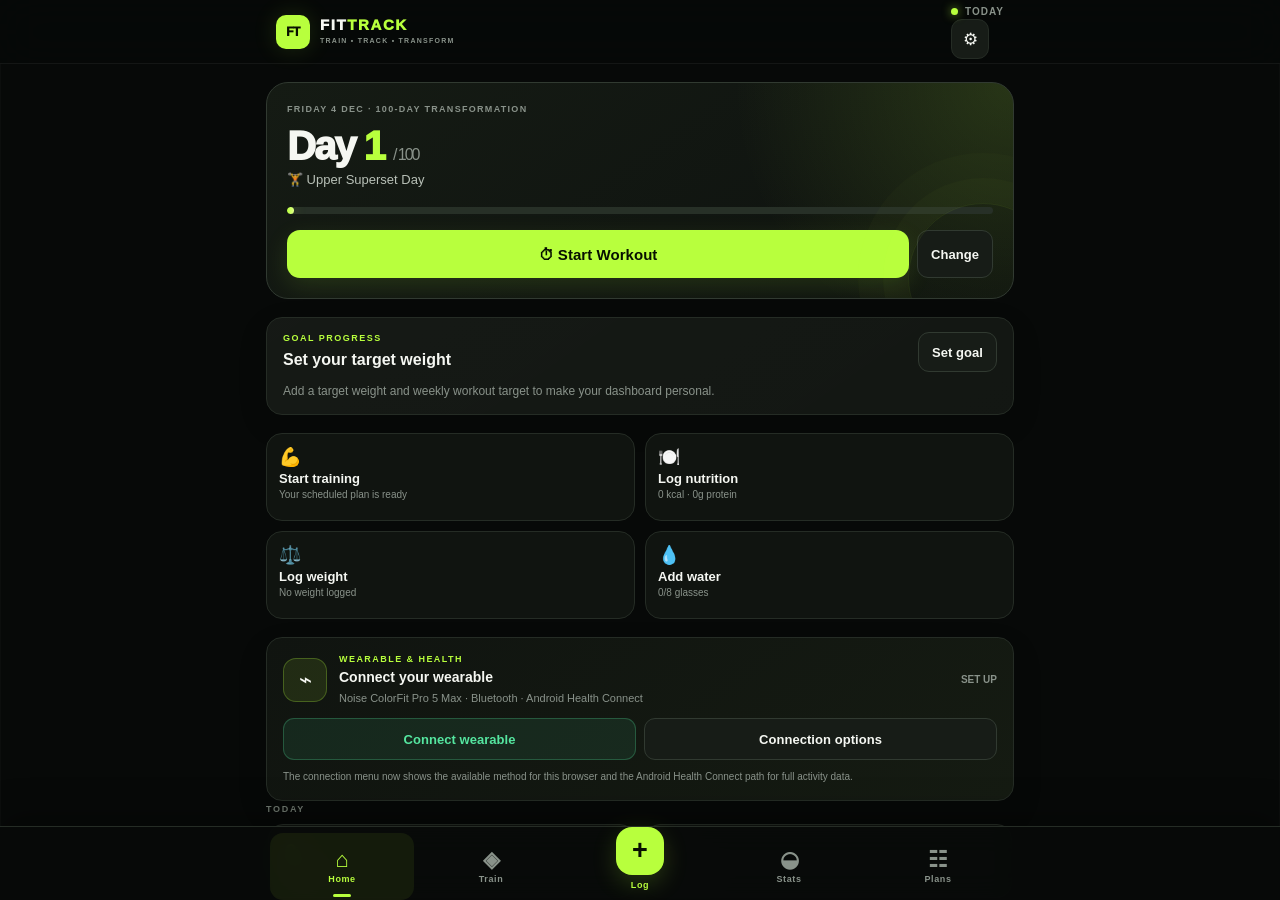
<file: index.html>
<!DOCTYPE html>
<html lang="en">
<head>
<meta charset="UTF-8">
<meta name="viewport" content="width=device-width,initial-scale=1,viewport-fit=cover">
<meta name="theme-color" content="#0d0d0d">
<meta name="apple-mobile-web-app-capable" content="yes">
<meta name="apple-mobile-web-app-status-bar-style" content="black-translucent">
<meta name="apple-mobile-web-app-title" content="FitTrack Pro">
<meta name="description" content="Offline-first workout, nutrition and fitness tracking PWA.">
<title>FitTrack Pro</title>
<link rel="manifest" href="manifest.json">
<link rel="icon" href="icon.svg" type="image/svg+xml">
<link rel="apple-touch-icon" href="icon-192.png">
<link rel="stylesheet" href="styles.css">
</head>
<body>
<div id="app" data-app-version="18">
  <div id="session-bar" role="status" aria-live="polite">
    <div class="sb-blk"><div class="sb-lbl">Time</div><div class="sb-val" id="sb-time" style="color:var(--accent)">00:00</div></div>
    <div class="sb-mid"><div class="sb-prog-bar"><div class="sb-prog-fill" id="sb-prog" style="width:0%"></div></div><div class="sb-prog-lbl" id="sb-prog-lbl">0/0 sets</div></div>
    <div class="sb-blk"><div class="sb-lbl">Burned</div><div class="sb-val" id="sb-burn" style="color:var(--red)">0</div></div>
    <button class="sb-nav-btn" onclick="go('workout')">→ Workout</button>
  </div>

  <div id="rest-bar" role="status" aria-live="assertive">
    <div class="rb-ring" onclick="openRestOverlay()">
      <svg viewBox="0 0 60 60" aria-hidden="true">
        <circle cx="30" cy="30" r="24" fill="none" stroke="var(--faint)" stroke-width="5"/>
        <circle id="rb-ring" cx="30" cy="30" r="24" fill="none" stroke="var(--accent)" stroke-width="5" stroke-dasharray="150.8" stroke-dashoffset="0" stroke-linecap="round" transform="rotate(-90 30 30)"/>
      </svg>
      <div class="rb-center"><span class="rb-count" id="rb-count">01:30</span><span class="rb-label">REST</span></div>
    </div>
    <div class="rb-info" onclick="openRestOverlay()"><div class="rb-title" id="rb-title">Rest Timer</div><div class="rb-sub">Tap to expand</div></div>
    <div class="rb-btns" onclick="event.stopPropagation()"><div class="rb-row"><button class="rb-btn" onclick="adjustRest(-15)">−15</button><button class="rb-btn" onclick="startRest(60)">60s</button><button class="rb-btn" onclick="startRest(90)">90s</button><button class="rb-btn" onclick="adjustRest(15)">+15</button></div><button class="rb-skip" onclick="skipRest()">Skip Rest →</button></div>
  </div>

  <header id="app-header">
    <div class="brand-lockup"><div class="brand-mark">FT</div><div><div class="brand-name">FIT<span>TRACK</span></div><div class="brand-tag">TRAIN • TRACK • TRANSFORM</div></div></div>
    <div class="header-actions"><div class="header-status"><span class="status-dot"></span><span>Today</span></div><button id="settings-btn" class="header-icon" type="button" aria-label="Open settings" title="Settings">⚙</button></div>
  </header>
  <main id="scroll" aria-live="polite" tabindex="-1"></main>

  <nav id="nav" aria-label="Primary navigation">
    <button class="nb on" data-p="home" onclick="go('home')"><i aria-hidden="true">⌂</i><span>Home</span></button>
    <button class="nb" data-p="workout" onclick="go('workout')"><i aria-hidden="true">◈</i><span>Train</span></button>
    <button class="nb nav-primary" data-p="food" onclick="go('food')"><i aria-hidden="true">+</i><span>Log</span></button>
    <button class="nb" data-p="dashboard" onclick="go('dashboard')"><i aria-hidden="true">◒</i><span>Stats</span></button>
    <button class="nb" data-p="plans" onclick="go('plans')"><i aria-hidden="true">☷</i><span>Plans</span></button>
  </nav>
</div>

<div id="rest-overlay" onclick="closeRestOverlay()" role="dialog" aria-modal="true" aria-label="Rest timer">
  <div class="rov-ring"><svg viewBox="0 0 320 320" aria-hidden="true"><circle cx="160" cy="160" r="132" fill="none" stroke="rgba(255,255,255,.08)" stroke-width="14"/><circle id="rov-ring" cx="160" cy="160" r="132" fill="none" stroke="var(--accent)" stroke-width="14" stroke-dasharray="829.4" stroke-dashoffset="0" stroke-linecap="round" transform="rotate(-90 160 160)"/></svg><div class="rov-center"><div class="rov-count" id="rov-count">01:30</div><div class="rov-label">REST · tap outside to close</div></div></div>
  <div class="rov-btns" onclick="event.stopPropagation()"><button class="rov-btn" onclick="adjustRest(-15)">−15 sec</button><button class="rov-btn" onclick="adjustRest(15)">+15 sec</button><button class="rov-btn" onclick="startRest(60);closeRestOverlay()">60s</button><button class="rov-btn" onclick="startRest(90);closeRestOverlay()">90s</button><button class="rov-btn" onclick="startRest(120);closeRestOverlay()">2 min</button><button class="rov-btn" onclick="startRest(180);closeRestOverlay()">3 min</button></div>
  <button class="rov-skip" onclick="skipRest();closeRestOverlay()">Skip Rest →</button>
</div>
<div id="summary-overlay"><div class="sum-inner" id="sum-inner"></div></div>
<div id="modal-root"></div>
<div id="toast" role="status" aria-live="polite"></div>
<script src="js/core/runtime.js" defer></script>
<script src="js/data/catalog.js" defer></script>
<script src="js/exercises/library.js" defer></script>
<script src="js/core/storage.js" defer></script>
<script src="js/analytics/metrics.js" defer></script>
<script src="js/workout/engine.js" defer></script>
<script src="js/nutrition/engine.js" defer></script>
<script src="js/workout/intelligence.js" defer></script>
<script src="js/wearables/protocol.js" defer></script>
<script src="app.js" defer></script>
</body>
</html>
</file>
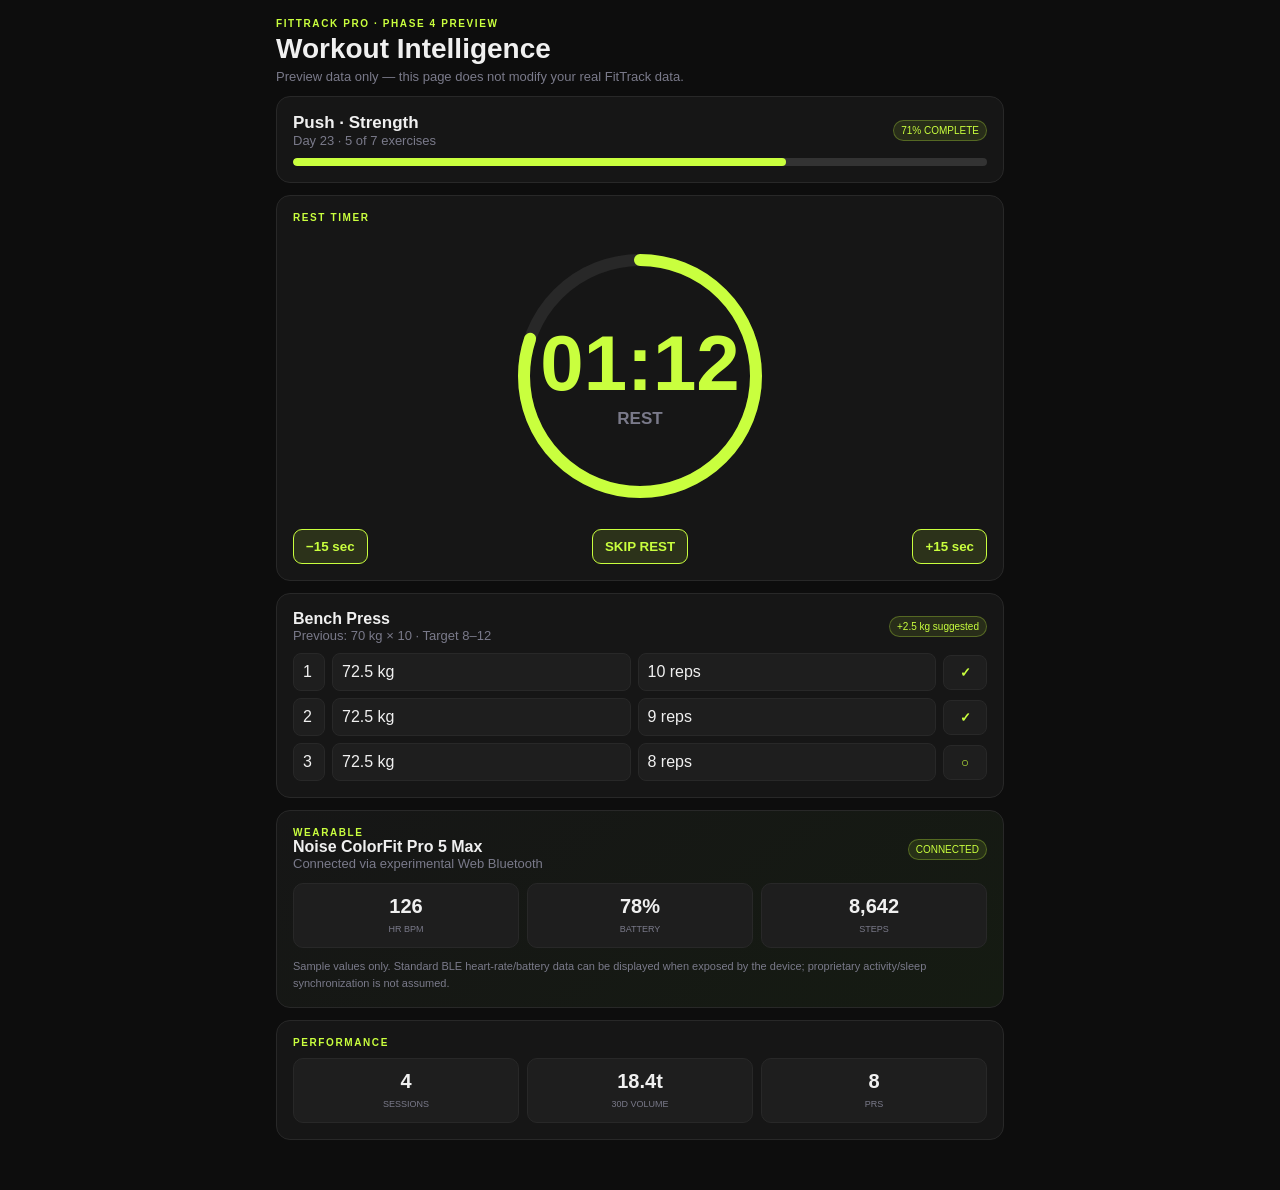
<file: FitTrack-Pro-Phase4-Preview.html>
<!DOCTYPE html>
<html lang="en"><head><meta charset="UTF-8"><meta name="viewport" content="width=device-width,initial-scale=1"><title>FitTrack Pro Phase 4 Preview</title>
<style>
*{box-sizing:border-box}body{margin:0;background:#0d0d0d;color:#f0f0f0;font-family:-apple-system,BlinkMacSystemFont,"Segoe UI",sans-serif}.wrap{max-width:760px;margin:auto;padding:18px 16px 50px}.eyebrow{font-size:10px;letter-spacing:1.6px;color:#c9ff3e;font-weight:800}.h{font-size:28px;font-weight:900;margin:4px 0}.sub{color:#7a7a8a;font-size:13px}.card{background:#161616;border:1px solid #282828;border-radius:14px;padding:16px;margin-top:12px}.row{display:flex;align-items:center;justify-content:space-between;gap:12px}.btn{border:1px solid #c9ff3e;background:rgba(201,255,62,.12);color:#c9ff3e;border-radius:9px;padding:9px 12px;font-weight:800}.grid{display:grid;grid-template-columns:repeat(3,1fr);gap:8px}.metric{background:#1e1e1e;border:1px solid #282828;border-radius:10px;padding:11px;text-align:center}.metric b{font-size:20px;display:block}.metric span{font-size:9px;color:#7a7a8a;text-transform:uppercase}.bar{height:8px;background:#333;border-radius:9px;overflow:hidden;margin-top:10px}.bar i{display:block;height:100%;background:#c9ff3e;border-radius:9px}.timer{display:flex;justify-content:center;margin:10px 0}.ring{position:relative;width:286px;height:286px}.ring svg{width:286px;height:286px;transform:rotate(-90deg)}.ring circle{fill:none;stroke-width:12}.ring .bg{stroke:#282828}.ring .fg{stroke:#c9ff3e;stroke-dasharray:729;stroke-dashoffset:145;stroke-linecap:round}.center{position:absolute;inset:0;display:flex;flex-direction:column;align-items:center;justify-content:center}.time{font-size:78px;font-weight:900;line-height:1;font-variant-numeric:tabular-nums;color:#c9ff3e}.label{font-size:17px;color:#7a7a8a;font-weight:700;margin-top:7px}.sets{display:grid;gap:7px;margin-top:10px}.set{display:grid;grid-template-columns:32px 1fr 1fr 44px;gap:7px;align-items:center}.set div,.set button{background:#1e1e1e;border:1px solid #282828;border-radius:8px;padding:9px}.set button{color:#c9ff3e;font-weight:900}.pill{font-size:10px;color:#c9ff3e;background:rgba(201,255,62,.1);border:1px solid rgba(201,255,62,.28);padding:4px 7px;border-radius:99px}.note{font-size:11px;color:#7a7a8a;line-height:1.5;margin-top:10px}.wear{background:linear-gradient(145deg,#161616,#151b12)}@media(max-width:500px){.grid{grid-template-columns:1fr 1fr}.time{font-size:68px}.ring{width:248px;height:248px}.ring svg{width:248px;height:248px}.set{grid-template-columns:26px 1fr 1fr 40px}}
</style></head><body><main class="wrap">
<div class="eyebrow">FITTRACK PRO · PHASE 4 PREVIEW</div><div class="h">Workout Intelligence</div><div class="sub">Preview data only — this page does not modify your real FitTrack data.</div>
<section class="card"><div class="row"><div><div style="font-weight:900;font-size:17px">Push · Strength</div><div class="sub">Day 23 · 5 of 7 exercises</div></div><span class="pill">71% COMPLETE</span></div><div class="bar"><i style="width:71%"></i></div></section>
<section class="card"><div class="eyebrow">REST TIMER</div><div class="timer"><div class="ring"><svg viewBox="0 0 286 286"><circle class="bg" cx="143" cy="143" r="116"/><circle class="fg" cx="143" cy="143" r="116"/></svg><div class="center"><div class="time">01:12</div><div class="label">REST</div></div></div></div><div class="row"><button class="btn">−15 sec</button><button class="btn">SKIP REST</button><button class="btn">+15 sec</button></div></section>
<section class="card"><div class="row"><div><div style="font-weight:900;font-size:16px">Bench Press</div><div class="sub">Previous: 70 kg × 10 · Target 8–12</div></div><span class="pill">+2.5 kg suggested</span></div><div class="sets"><div class="set"><div>1</div><div>72.5 kg</div><div>10 reps</div><button>✓</button></div><div class="set"><div>2</div><div>72.5 kg</div><div>9 reps</div><button>✓</button></div><div class="set"><div>3</div><div>72.5 kg</div><div>8 reps</div><button>○</button></div></div></section>
<section class="card wear"><div class="row"><div><div class="eyebrow">WEARABLE</div><div style="font-weight:900;font-size:16px">Noise ColorFit Pro 5 Max</div><div class="sub">Connected via experimental Web Bluetooth</div></div><span class="pill">CONNECTED</span></div><div class="grid" style="margin-top:12px"><div class="metric"><b>126</b><span>HR bpm</span></div><div class="metric"><b>78%</b><span>Battery</span></div><div class="metric"><b>8,642</b><span>Steps</span></div></div><div class="note">Sample values only. Standard BLE heart-rate/battery data can be displayed when exposed by the device; proprietary activity/sleep synchronization is not assumed.</div></section>
<section class="card"><div class="eyebrow">PERFORMANCE</div><div class="grid" style="margin-top:10px"><div class="metric"><b>4</b><span>Sessions</span></div><div class="metric"><b>18.4t</b><span>30d Volume</span></div><div class="metric"><b>8</b><span>PRs</span></div></div></section>
</main></body></html>
</file>
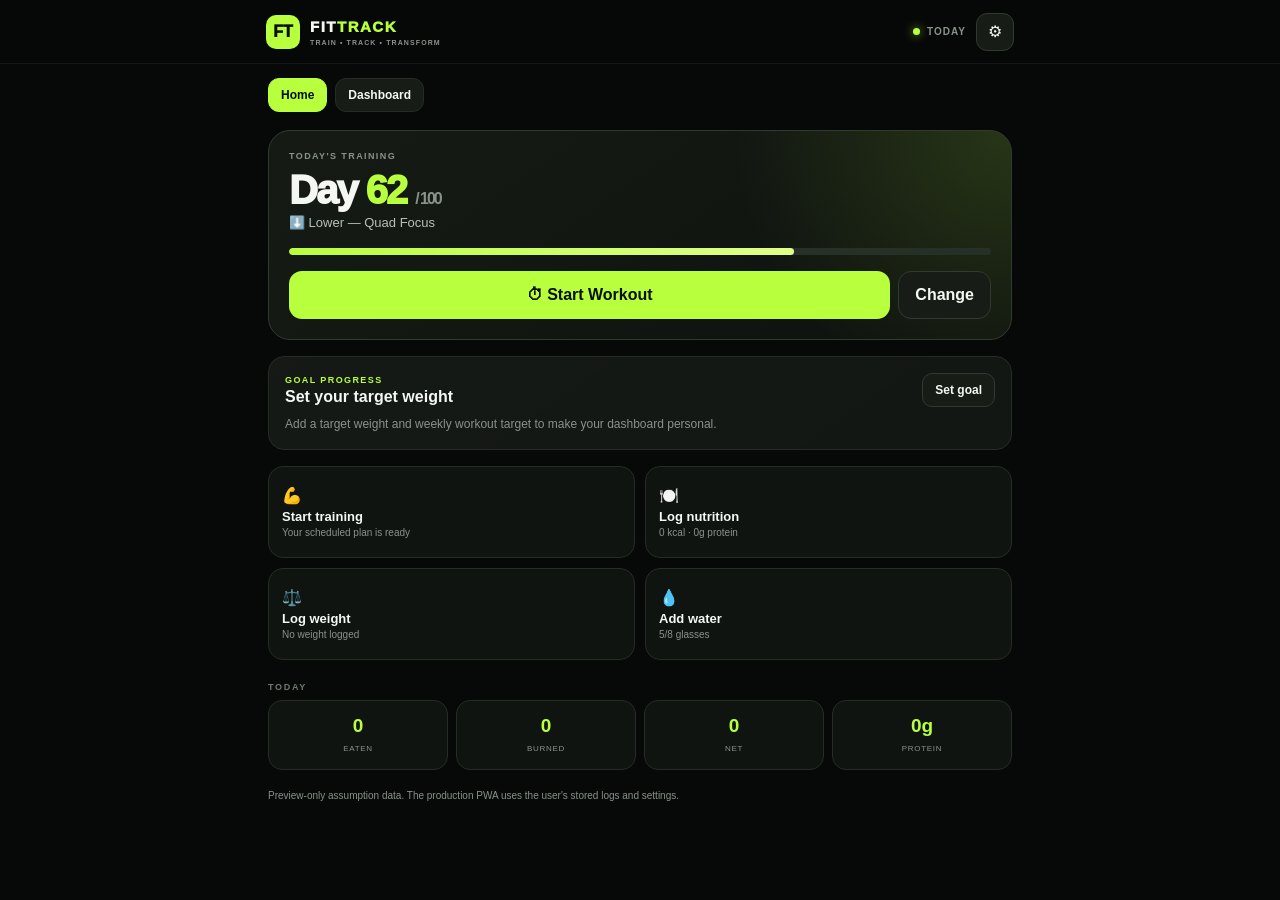
<file: FitTrack-Pro-v10-Preview.html>
<!doctype html>
<html lang="en">
<head>
<meta charset="utf-8">
<meta name="viewport" content="width=device-width,initial-scale=1,viewport-fit=cover">
<title>FitTrack Pro v10 Preview</title>
<style>
:root{--bg:#070908;--card:#101410;--card2:#171c17;--line:#252c25;--line2:#313a31;--accent:#b8ff3d;--sub:#89928a;--faint:#465046;--red:#ff6b67;--blue:#59c9ff;--green:#55e6a0;--orange:#ffb25b;--purple:#b996ff;--header:64px;--nav:74px;--pad:18px;--gap:16px;--max:780px}
*{box-sizing:border-box}html,body{margin:0;height:100%;overflow:hidden;background:var(--bg);color:#f5f7f2;font-family:-apple-system,BlinkMacSystemFont,"Segoe UI",Roboto,sans-serif}button{font:inherit;color:inherit;cursor:pointer}#app{height:100%;position:relative}.header{height:var(--header);position:fixed;left:0;right:0;top:0;z-index:10;display:flex;align-items:center;justify-content:space-between;padding:0 max(16px,calc((100vw - var(--max))/2 + 16px));background:rgba(7,9,8,.97);border-bottom:1px solid rgba(255,255,255,.06);backdrop-filter:blur(18px)}.brand{display:flex;gap:10px;align-items:center}.mark{width:34px;height:34px;border-radius:10px;display:grid;place-items:center;background:var(--accent);color:#071000;font-weight:950}.name{font-size:15px;font-weight:950;letter-spacing:1.5px}.name span{color:var(--accent)}.tag{font-size:7px;color:var(--sub);font-weight:800;letter-spacing:1.1px;margin-top:4px}.today{display:flex;gap:7px;align-items:center;text-transform:uppercase;font-size:10px;letter-spacing:1px;font-weight:800;color:var(--sub)}.dot{width:7px;height:7px;border-radius:50%;background:var(--accent);box-shadow:0 0 10px rgba(184,255,61,.65)}.gear{width:38px;height:38px;margin-left:10px;border-radius:11px;background:var(--card2);border:1px solid var(--line2)}
.scroll{position:absolute;top:var(--header);bottom:calc(var(--nav));left:0;right:0;overflow:auto}.page{max-width:var(--max);margin:0 auto;padding:0 0 28px}.toolbar{display:flex;gap:8px;padding:14px var(--pad) 0}.toolbar button{border:1px solid var(--line);background:var(--card2);border-radius:11px;padding:9px 12px;font-size:12px;font-weight:800}.toolbar button.active{background:var(--accent);color:#071000;border-color:var(--accent)}.hero{margin:18px var(--pad) 0;padding:20px;border:1px solid var(--line2);border-radius:22px;background:radial-gradient(circle at 100% 0,rgba(184,255,61,.14),transparent 36%),linear-gradient(145deg,#151b14,#0e120f)}.kicker{font-size:9px;font-weight:900;letter-spacing:1.4px;text-transform:uppercase;color:var(--sub)}.day{font-size:40px;font-weight:950;letter-spacing:-2px;line-height:1;margin-top:9px}.hero-sub{font-size:13px;color:#b8c0b7;margin:5px 0 18px}.progress{height:7px;background:#273027;border-radius:99px;overflow:hidden;margin-bottom:16px}.progress i{display:block;height:100%;width:72%;background:linear-gradient(90deg,var(--accent),#dfff8a);border-radius:inherit}.actions{display:flex;gap:8px}.primary,.secondary{min-height:48px;border-radius:13px;border:1px solid transparent;font-weight:900}.primary{flex:1;background:var(--accent);color:#071000}.secondary{padding:0 16px;background:var(--card2);border-color:var(--line2)}.card{margin:var(--gap) var(--pad) 0;padding:16px;background:linear-gradient(145deg,rgba(255,255,255,.025),rgba(255,255,255,.01)),var(--card);border:1px solid var(--line);border-radius:16px}.goal-head{display:flex;justify-content:space-between;gap:12px;align-items:center}.goal-title{font-size:16px;font-weight:900;margin-top:3px}.goal-btn{border:1px solid var(--line2);background:var(--card2);border-radius:10px;padding:9px 12px;font-weight:800;font-size:12px}.muted{font-size:12px;color:var(--sub);line-height:1.5}.quick{display:grid;grid-template-columns:1fr 1fr;gap:10px;margin:var(--gap) var(--pad) 0}.quick-card{min-height:92px;text-align:left;padding:13px;border:1px solid var(--line);background:var(--card);border-radius:15px}.quick-card strong{display:block;font-size:13px;margin-top:4px}.quick-card small{display:block;font-size:10px;color:var(--sub);margin-top:3px}.section{padding:22px var(--pad) 8px;font-size:9px;font-weight:900;letter-spacing:1.7px;color:#6f786f;text-transform:uppercase}.metric-row{display:grid;grid-template-columns:repeat(4,1fr);gap:8px;padding:0 var(--pad)}.metric{background:var(--card);border:1px solid var(--line);border-radius:14px;padding:14px 8px;text-align:center}.metric b{display:block;font-size:19px;color:var(--accent)}.metric span{font-size:8px;color:var(--sub);letter-spacing:.7px;text-transform:uppercase}.score{margin:18px var(--pad) 0;padding:16px;border-radius:16px;border:1px solid var(--line);background:radial-gradient(circle at 100% 0,rgba(184,255,61,.13),transparent 42%),var(--card)}.score-head{display:flex;align-items:center;justify-content:space-between;gap:12px}.score-value{font-size:34px;font-weight:950;color:var(--accent)}.score-bar{height:8px;background:var(--faint);border-radius:999px;margin-top:14px;overflow:hidden}.score-bar i{display:block;height:100%;width:82%;background:var(--accent)}.score-meta{display:flex;justify-content:space-between;gap:10px;margin-top:8px;color:var(--sub);font-size:10px}.chart{height:120px;display:flex;align-items:flex-end;gap:7px;padding:16px}.chart span{flex:1;background:var(--accent);opacity:.82;border-radius:5px 5px 2px 2px}.footer-note{padding:18px var(--pad);font-size:10px;color:var(--sub);line-height:1.5}
@media(max-width:560px){:root{--pad:14px}.metric-row{grid-template-columns:1fr 1fr}.header{padding:0 14px}.quick{gap:9px}.day{font-size:36px}}
</style>
</head>
<body><div id="app">
<header class="header"><div class="brand"><div class="mark">FT</div><div><div class="name">FIT<span>TRACK</span></div><div class="tag">TRAIN • TRACK • TRANSFORM</div></div></div><div style="display:flex;align-items:center"><div class="today"><span class="dot"></span>Today</div><button class="gear">⚙</button></div></header>
<div class="scroll"><main class="page">
  <div class="toolbar"><button class="active" onclick="show('home',this)">Home</button><button onclick="show('dashboard',this)">Dashboard</button></div>
  <section id="home">
    <div class="hero"><div class="kicker">TODAY'S TRAINING</div><div class="day">Day <span style="color:var(--accent)">62</span> <span style="font-size:16px;color:var(--sub);font-weight:700">/ 100</span></div><div class="hero-sub">⬇️ Lower — Quad Focus</div><div class="progress"><i></i></div><div class="actions"><button class="primary">⏱ Start Workout</button><button class="secondary">Change</button></div></div>
    <section class="card"><div class="goal-head"><div><div class="kicker" style="color:var(--accent)">GOAL PROGRESS</div><div class="goal-title">Set your target weight</div></div><button class="goal-btn">Set goal</button></div><div class="muted" style="margin-top:8px">Add a target weight and weekly workout target to make your dashboard personal.</div></section>
    <div class="quick"><button class="quick-card">💪<strong>Start training</strong><small>Your scheduled plan is ready</small></button><button class="quick-card">🍽️<strong>Log nutrition</strong><small>0 kcal · 0g protein</small></button><button class="quick-card">⚖️<strong>Log weight</strong><small>No weight logged</small></button><button class="quick-card">💧<strong>Add water</strong><small>5/8 glasses</small></button></div>
    <div class="section">Today</div><div class="metric-row"><div class="metric"><b>0</b><span>Eaten</span></div><div class="metric"><b>0</b><span>Burned</span></div><div class="metric"><b>0</b><span>Net</span></div><div class="metric"><b>0g</b><span>Protein</span></div></div>
    <div class="footer-note">Preview-only assumption data. The production PWA uses the user's stored logs and settings.</div>
  </section>
  <section id="dashboard" style="display:none">
    <div class="score"><div class="score-head"><div><div class="kicker" style="color:var(--accent)">7-DAY TRAINING SCORE</div><div style="font-size:18px;font-weight:900;margin-top:2px">Consistency snapshot</div></div><div class="score-value">82<span style="font-size:15px;color:var(--sub)">/100</span></div></div><div class="score-bar"><i></i></div><div class="score-meta"><span>4/5 workouts</span><span>6/7 protein · 5/7 water</span></div></div>
    <div class="section">Overview</div><div class="metric-row"><div class="metric"><b>34</b><span>Sessions</span></div><div class="metric"><b>9</b><span>Streak</span></div><div class="metric"><b>8</b><span>PRs</span></div><div class="metric"><b>18.4t</b><span>Volume</span></div></div>
    <div class="section">Weekly Volume</div><div class="card" style="padding:0"><div class="chart"><span style="height:38%"></span><span style="height:55%"></span><span style="height:44%"></span><span style="height:72%"></span><span style="height:64%"></span><span style="height:84%"></span><span style="height:58%"></span></div></div>
    <div class="section">7-Day Snapshot</div><div class="metric-row"><div class="metric"><b>4</b><span>Workouts</span></div><div class="metric"><b>18.4t</b><span>Volume</span></div><div class="metric"><b>126</b><span>Live HR</span></div><div class="metric"><b>78%</b><span>Battery</span></div></div>
    <div class="footer-note">The v10 shell keeps the header in its own viewport band, so dashboard content cannot scroll underneath it. Scorecard and section gaps are intentionally larger and consistent.</div>
  </section>
</main></div></div>
<script>function show(which,btn){document.getElementById('home').style.display=which==='home'?'block':'none';document.getElementById('dashboard').style.display=which==='dashboard'?'block':'none';document.querySelectorAll('.toolbar button').forEach(b=>b.classList.remove('active'));btn.classList.add('active')}</script>
</body></html>
</file>
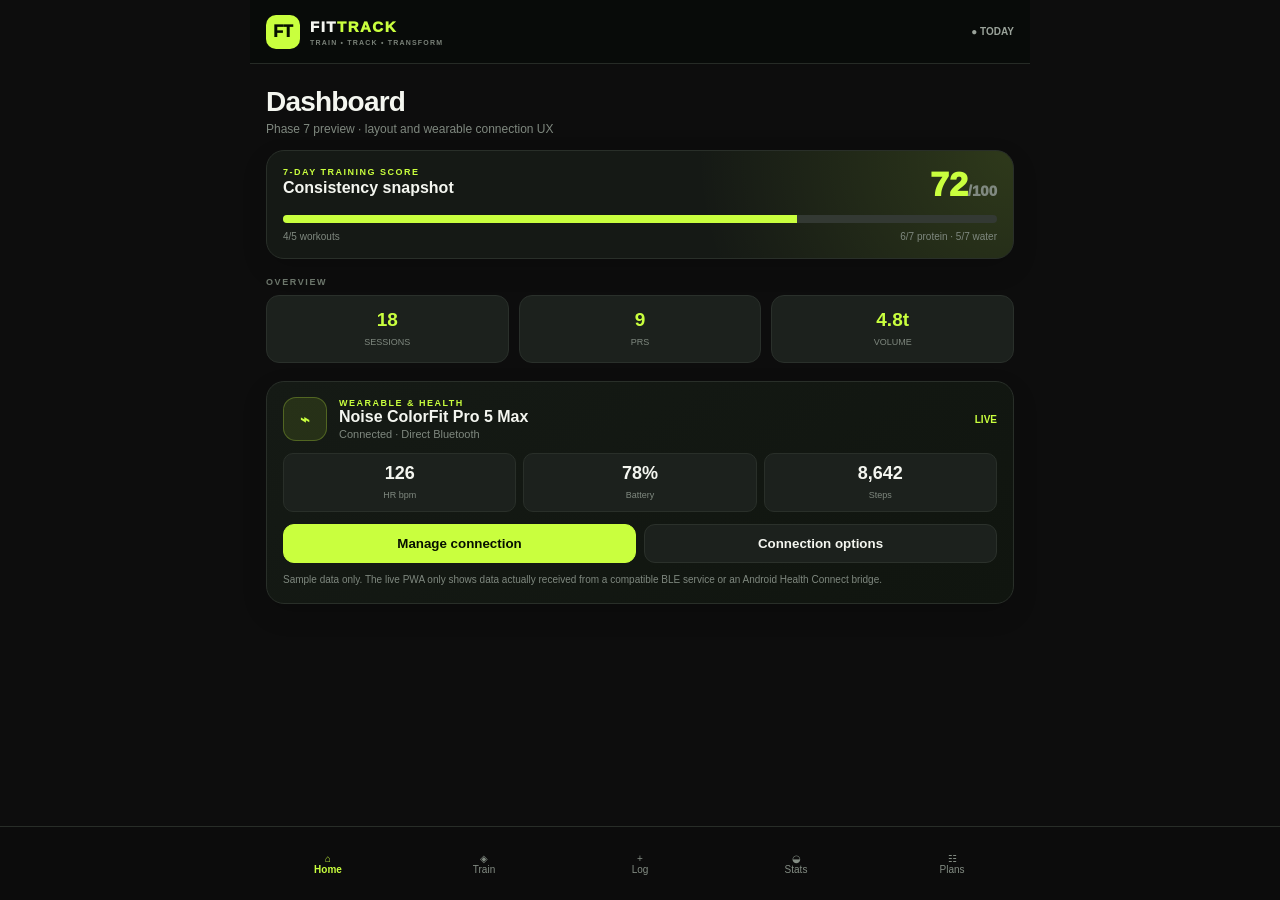
<file: FitTrack-Pro-v11-Preview.html>
<!doctype html>
<html lang="en"><head><meta charset="utf-8"><meta name="viewport" content="width=device-width,initial-scale=1,viewport-fit=cover"><meta name="theme-color" content="#0d0d0d"><title>FitTrack Pro v11 Preview</title>
<style>
*{box-sizing:border-box}html,body{margin:0;height:100%;background:#0d0d0d;color:#f4f6f0;font-family:-apple-system,BlinkMacSystemFont,"Segoe UI",sans-serif}body{overflow:auto}.shell{max-width:780px;margin:auto;min-height:100vh}.header{height:64px;display:flex;align-items:center;justify-content:space-between;padding:0 16px;background:#080b09;border-bottom:1px solid #262b26;position:relative}.brand{display:flex;align-items:center;gap:10px}.mark{width:34px;height:34px;border-radius:10px;background:#c9ff3e;color:#071000;display:grid;place-items:center;font-weight:950}.name{font-size:15px;font-weight:950;letter-spacing:1.5px}.name span{color:#c9ff3e}.tag{font-size:7px;letter-spacing:1.2px;color:#798178;margin-top:4px;font-weight:800}.today{font-size:10px;color:#9aa39a;font-weight:800}.content{padding:0 0 90px}.page{animation:fade .2s ease}.title{font-size:28px;font-weight:900;letter-spacing:-.8px;padding:22px 16px 4px}.sub{font-size:12px;color:#7f887f;padding:0 16px 14px}.card{background:#151915;border:1px solid #292f29;border-radius:18px;box-shadow:0 10px 26px rgba(0,0,0,.14)}.score{margin:0 16px 18px;padding:16px;background:radial-gradient(circle at 100% 0,rgba(201,255,62,.14),transparent 42%),#151915}.score-head{display:flex;justify-content:space-between;gap:12px}.kicker{font-size:9px;color:#c9ff3e;font-weight:900;letter-spacing:1.5px}.score-title{font-weight:850;margin-top:2px}.score-val{font-size:34px;line-height:1;color:#c9ff3e;font-weight:950}.bar{height:8px;background:#333933;border-radius:20px;margin-top:14px;overflow:hidden}.bar i{display:block;height:100%;width:72%;background:#c9ff3e}.meta{display:flex;justify-content:space-between;margin-top:8px;color:#7f887f;font-size:10px}.section{margin:0 16px 8px;color:#6d776c;font-weight:900;font-size:9px;letter-spacing:1.6px}.metrics{display:grid;grid-template-columns:repeat(3,1fr);gap:10px;margin:0 16px}.metric{padding:13px 9px;text-align:center;background:#1c211d;border:1px solid #2a302b;border-radius:13px}.metric b{display:block;font-size:19px;color:#c9ff3e}.metric span{font-size:9px;color:#7f887f;text-transform:uppercase}.wear{margin:18px 16px 0;padding:15px 16px;background:linear-gradient(145deg,#151a15,#10150f);}.wear-head{display:flex;align-items:center;gap:12px}.wi{width:44px;height:44px;border-radius:13px;background:rgba(201,255,62,.1);border:1px solid rgba(201,255,62,.26);display:grid;place-items:center;color:#c9ff3e;font-weight:950}.wt{font-weight:850}.ws{font-size:11px;color:#7f887f;margin-top:2px}.status{margin-left:auto;color:#c9ff3e;font-size:10px;font-weight:900}.wmets{display:grid;grid-template-columns:repeat(3,1fr);gap:7px;margin-top:12px}.wm{background:#1c211d;border:1px solid #292f29;border-radius:10px;padding:9px;text-align:center}.wm b{display:block;font-size:18px}.wm span{font-size:9px;color:#7f887f}.actions{display:grid;grid-template-columns:1fr 1fr;gap:8px;margin-top:12px}.btn{border:1px solid #2b312b;background:#1c211d;color:#f4f6f0;border-radius:11px;padding:11px 12px;font-weight:850}.btn.a{background:#c9ff3e;color:#071000;border-color:#c9ff3e}.note{font-size:10px;color:#7f887f;line-height:1.45;margin-top:10px}.nav{position:fixed;left:0;right:0;bottom:0;height:74px;background:rgba(13,13,13,.97);border-top:1px solid #282d28;display:flex;align-items:center;justify-content:center}.nav-inner{width:min(780px,100%);display:flex}.nav span{flex:1;text-align:center;font-size:10px;color:#838c83;padding:12px}.nav .on{color:#c9ff3e;font-weight:900}.modal{display:none;position:fixed;inset:0;background:rgba(0,0,0,.7);align-items:flex-end;justify-content:center}.modal.on{display:flex}.sheet{width:min(780px,100%);max-height:88vh;overflow:auto;background:#101410;border:1px solid #2b312b;border-bottom:0;border-radius:22px 22px 0 0}.mh{display:flex;justify-content:space-between;gap:12px;padding:16px;border-bottom:1px solid #2b312b;position:sticky;top:0;background:#101410}.mh strong{font-size:17px}.x{width:32px;height:32px;border-radius:50%;border:0;background:#1c211d;color:#aaa}.methods{display:grid;gap:10px;padding:14px 16px 22px}.method{display:grid;grid-template-columns:38px minmax(0,1fr) auto;gap:10px;padding:13px 12px;background:#1b201c;border:1px solid #2a302b;border-radius:13px}.method.active{border-color:rgba(201,255,62,.3);background:rgba(201,255,62,.05)}.mi{width:38px;height:38px;border-radius:11px;background:rgba(201,255,62,.1);color:#c9ff3e;display:grid;place-items:center;font-weight:950}.mtext strong,.mtext span,.mtext small{display:block}.mtext span,.mtext small{color:#7f887f;font-size:10px;margin-top:3px;line-height:1.4}.method button{align-self:center;white-space:nowrap}.info{margin:14px 16px 22px;padding:12px;border:1px solid rgba(201,255,62,.25);background:rgba(201,255,62,.06);border-radius:11px;color:#dfe7dc;font-size:11px;line-height:1.5}.close{padding:0 16px 22px}.close .btn{width:100%}@media(max-width:520px){.metrics,.wmets{grid-template-columns:1fr 1fr}.metric:last-child,.wm:last-child{grid-column:1/-1}.actions{grid-template-columns:1fr}.method{grid-template-columns:34px minmax(0,1fr)}.method button{grid-column:2;width:100%}}@keyframes fade{from{opacity:.3;transform:translateY(4px)}to{opacity:1;transform:none}}
</style></head><body>
<div class="shell"><header class="header"><div class="brand"><div class="mark">FT</div><div><div class="name">FIT<span>TRACK</span></div><div class="tag">TRAIN • TRACK • TRANSFORM</div></div></div><div class="today">● TODAY</div></header>
<main class="content"><div class="page"><div class="title">Dashboard</div><div class="sub">Phase 7 preview · layout and wearable connection UX</div>
<section class="score card"><div class="score-head"><div><div class="kicker">7-DAY TRAINING SCORE</div><div class="score-title">Consistency snapshot</div></div><div class="score-val">72<span style="font-size:15px;color:#808980">/100</span></div></div><div class="bar"><i></i></div><div class="meta"><span>4/5 workouts</span><span>6/7 protein · 5/7 water</span></div></section>
<div class="section">OVERVIEW</div><div class="metrics"><div class="metric"><b>18</b><span>Sessions</span></div><div class="metric"><b>9</b><span>PRs</span></div><div class="metric"><b>4.8t</b><span>Volume</span></div></div>
<section class="wear card"><div class="wear-head"><div class="wi">⌁</div><div><div class="kicker">WEARABLE & HEALTH</div><div class="wt">Noise ColorFit Pro 5 Max</div><div class="ws">Connected · Direct Bluetooth</div></div><div class="status">LIVE</div></div><div class="wmets"><div class="wm"><b>126</b><span>HR bpm</span></div><div class="wm"><b>78%</b><span>Battery</span></div><div class="wm"><b>8,642</b><span>Steps</span></div></div><div class="actions"><button class="btn a" onclick="openModal()">Manage connection</button><button class="btn" onclick="openModal()">Connection options</button></div><div class="note">Sample data only. The live PWA only shows data actually received from a compatible BLE service or an Android Health Connect bridge.</div></section>
</div></main></div>
<nav class="nav"><div class="nav-inner"><span class="on">⌂<br>Home</span><span>◈<br>Train</span><span>+<br>Log</span><span>◒<br>Stats</span><span>☷<br>Plans</span></div></nav>
<div id="modal" class="modal" onclick="if(event.target===this)closeModal()"><div class="sheet"><div class="mh"><div><strong>⌁ Wearable & Health</strong><div style="font-size:10px;color:#7f887f;margin-top:2px">Choose how FitTrack Pro gets fitness data</div></div><button class="x" onclick="closeModal()">×</button></div><div class="methods"><div class="method active"><div class="mi">⌁</div><div class="mtext"><strong>Direct Bluetooth (BLE)</strong><span>Experimental browser connection · Ready to connect</span><small>Use for compatible standard BLE heart-rate/battery services. Requires a secure HTTPS origin and a supported browser.</small></div><button class="btn a">Connected</button></div><div class="method"><div class="mi">HC</div><div class="mtext"><strong>Android Health Connect</strong><span>Recommended for broader health records</span><small>NoiseFit → Android Health Connect → FitTrack Android bridge. The pure browser PWA cannot directly request Health Connect permissions.</small></div><button class="btn">Setup</button></div><div class="method"><div class="mi">NF</div><div class="mtext"><strong>NoiseFit companion route</strong><span>Upstream watch app</span><small>Keep the ColorFit paired with NoiseFit and sync the watch there. FitTrack should consume standardized data rather than an undocumented proprietary protocol.</small></div><button class="btn">Guide</button></div><div class="info">Connection methods are now exposed in the Home dashboard and Settings. Missing wearable metrics are intentionally shown as “—” rather than estimated values.</div><div class="close"><button class="btn" onclick="closeModal()">Done</button></div></div></div></div>
<script>const m=document.getElementById('modal');function openModal(){m.classList.add('on')}function closeModal(){m.classList.remove('on')}</script></body></html>
</file>
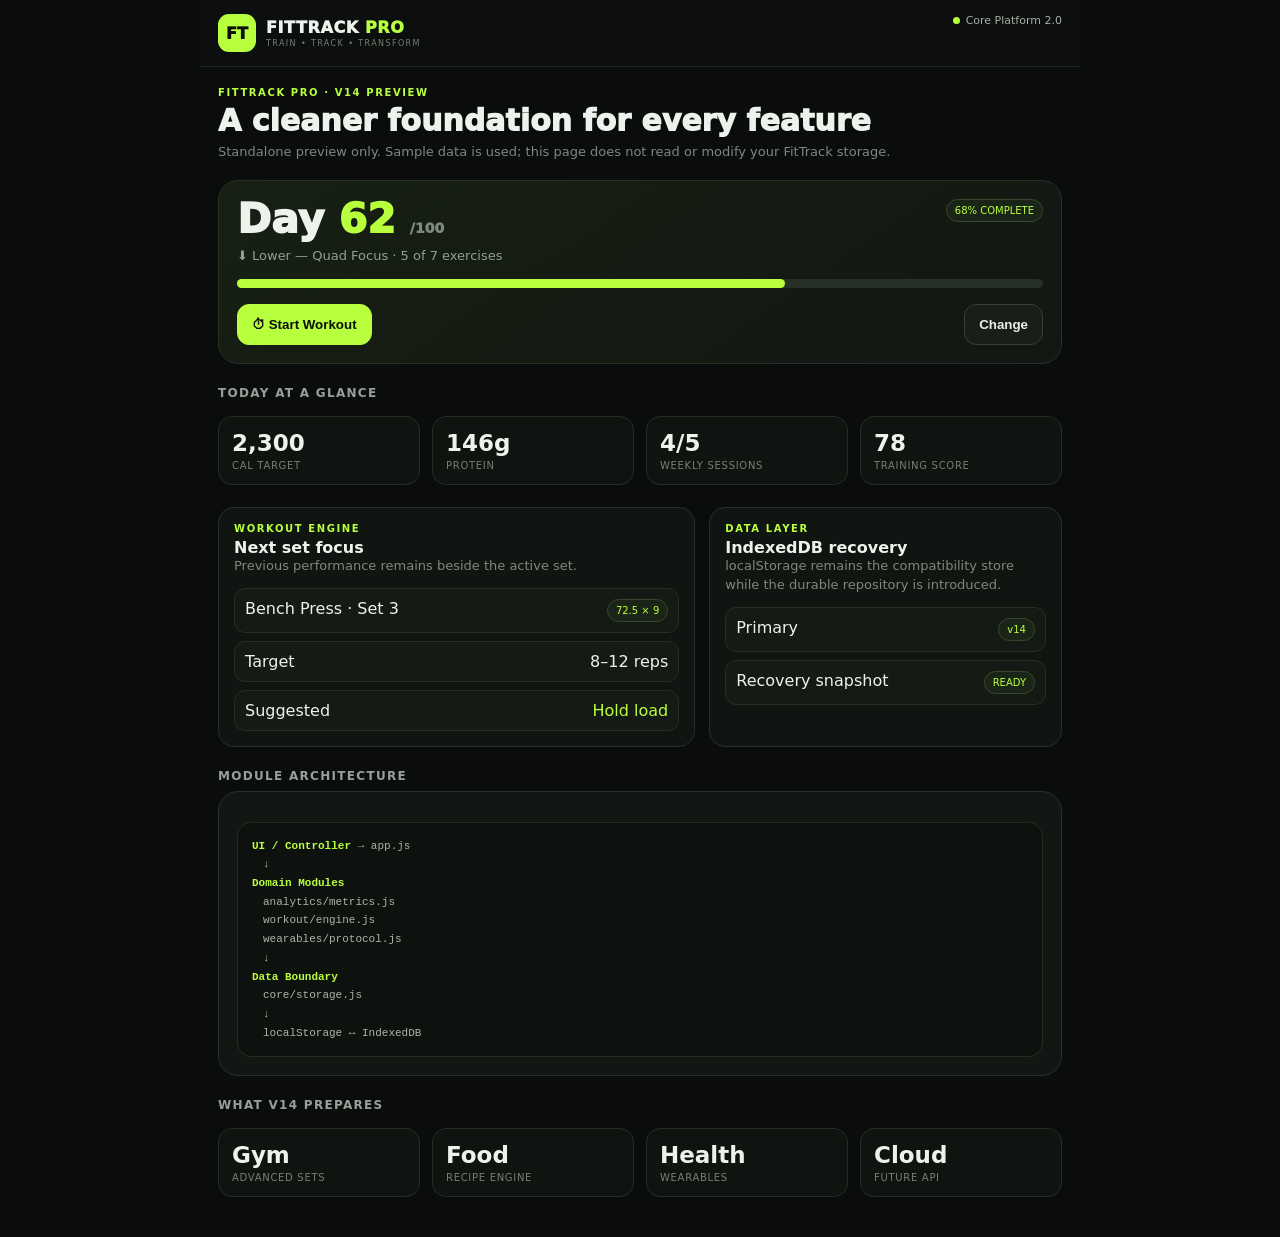
<file: FitTrack-Pro-v14-Preview.html>
<!doctype html><html lang="en"><head><meta charset="utf-8"><meta name="viewport" content="width=device-width,initial-scale=1,viewport-fit=cover"><meta name="theme-color" content="#0d0d0d"><title>FitTrack Pro v14 Preview</title><style>
*{box-sizing:border-box}body{margin:0;background:#0b0d0c;color:#eef2ec;font-family:Inter,ui-sans-serif,system-ui,-apple-system,BlinkMacSystemFont,"Segoe UI",sans-serif}.app{max-width:880px;margin:auto;min-height:100vh}.top{position:sticky;top:0;z-index:2;background:#0c0f0d;border-bottom:1px solid #222822;padding:14px 18px;display:flex;justify-content:space-between;gap:16px}.brand{display:flex;gap:10px;align-items:center}.mark{width:38px;height:38px;border-radius:11px;background:#b8ff3d;color:#0d0f0d;font-weight:950;display:grid;place-items:center}.name{font-weight:950;letter-spacing:.6px}.tag{font-size:8px;letter-spacing:1.4px;color:#758074;margin-top:2px}.status{font-size:11px;color:#a6b0a4}.dot{display:inline-block;width:7px;height:7px;border-radius:50%;background:#b8ff3d;margin-right:6px}.content{padding:20px 18px 40px}.eyebrow{font-size:10px;letter-spacing:1.6px;color:#b8ff3d;font-weight:900}.h1{font-size:30px;font-weight:950;margin:5px 0}.sub{color:#7e887e;font-size:13px;line-height:1.45}.hero,.card{background:#131713;border:1px solid #293029;border-radius:20px;padding:18px}.hero{background:linear-gradient(145deg,#172013,#121712);margin-top:18px}.row{display:flex;justify-content:space-between;gap:14px;align-items:flex-start}.day{font-size:41px;font-weight:950;line-height:1}.day span{color:#b8ff3d}.meta{font-size:13px;color:#92a08f;margin-top:8px}.bar{height:9px;background:#273027;border-radius:99px;margin:16px 0}.bar i{display:block;height:100%;width:68%;background:#b8ff3d;border-radius:99px}.btn{border:1px solid #364036;background:#191e19;color:#eaf0e7;border-radius:12px;padding:12px 14px;font-weight:850}.btn.primary{background:#b8ff3d;color:#0c0f0b;border-color:#b8ff3d}.grid{display:grid;grid-template-columns:repeat(4,1fr);gap:12px;margin-top:16px}.metric{background:#101410;border:1px solid #252d25;border-radius:14px;padding:13px}.metric b{display:block;font-size:23px}.metric span{display:block;color:#748074;font-size:10px;text-transform:uppercase;letter-spacing:.7px;margin-top:4px}.section{margin-top:22px}.section h2{font-size:12px;letter-spacing:1.3px;margin:0 0 8px;color:#97a197;text-transform:uppercase}.split{display:grid;grid-template-columns:1.15fr .85fr;gap:14px}.module{background:#111511;border:1px solid #273027;border-radius:16px;padding:15px}.module-title{font-weight:900}.list{margin-top:12px;display:grid;gap:8px}.item{padding:10px;border:1px solid #252d25;border-radius:11px;background:#151a15;display:flex;justify-content:space-between;gap:10px}.pill{font-size:10px;color:#b8ff3d;background:#1b2517;border:1px solid #37472d;padding:5px 8px;border-radius:99px;white-space:nowrap}.arch{font-family:ui-monospace,SFMono-Regular,Menlo,monospace;font-size:11px;line-height:1.7;color:#abb5aa;background:#0e120e;border:1px solid #242b24;border-radius:14px;padding:14px;margin-top:12px}.arch b{color:#b8ff3d}@media(max-width:700px){.grid{grid-template-columns:repeat(2,1fr)}.split{grid-template-columns:1fr}.day{font-size:35px}.hero,.card{border-radius:17px;padding:15px}}
</style></head><body><div class="app"><header class="top"><div class="brand"><div class="mark">FT</div><div><div class="name">FITTRACK <span style="color:#b8ff3d">PRO</span></div><div class="tag">TRAIN • TRACK • TRANSFORM</div></div></div><div class="status"><span class="dot"></span>Core Platform 2.0</div></header><main class="content"><div class="eyebrow">FITTRACK PRO · V14 PREVIEW</div><div class="h1">A cleaner foundation for every feature</div><div class="sub">Standalone preview only. Sample data is used; this page does not read or modify your FitTrack storage.</div>
<section class="hero"><div class="row"><div><div class="day">Day <span>62</span> <small style="font-size:14px;color:#7f897f">/100</small></div><div class="meta">⬇️ Lower — Quad Focus · 5 of 7 exercises</div></div><span class="pill">68% COMPLETE</span></div><div class="bar"><i></i></div><div class="row"><button class="btn primary">⏱ Start Workout</button><button class="btn">Change</button></div></section>
<section class="section"><h2>Today at a glance</h2><div class="grid"><div class="metric"><b>2,300</b><span>Cal target</span></div><div class="metric"><b>146g</b><span>Protein</span></div><div class="metric"><b>4/5</b><span>Weekly sessions</span></div><div class="metric"><b>78</b><span>Training score</span></div></div></section>
<section class="section split"><div class="module"><div class="eyebrow">WORKOUT ENGINE</div><div class="module-title" style="margin-top:4px">Next set focus</div><div class="sub">Previous performance remains beside the active set.</div><div class="list"><div class="item"><span>Bench Press · Set 3</span><span class="pill">72.5 × 9</span></div><div class="item"><span>Target</span><span>8–12 reps</span></div><div class="item"><span>Suggested</span><span style="color:#b8ff3d">Hold load</span></div></div></div><div class="module"><div class="eyebrow">DATA LAYER</div><div class="module-title" style="margin-top:4px">IndexedDB recovery</div><div class="sub">localStorage remains the compatibility store while the durable repository is introduced.</div><div class="list"><div class="item"><span>Primary</span><span class="pill">v14</span></div><div class="item"><span>Recovery snapshot</span><span class="pill">READY</span></div></div></div></section>
<section class="section"><h2>Module architecture</h2><div class="card"><div class="arch"><b>UI / Controller</b> → app.js<br>　↓<br><b>Domain Modules</b><br>　analytics/metrics.js<br>　workout/engine.js<br>　wearables/protocol.js<br>　↓<br><b>Data Boundary</b><br>　core/storage.js<br>　↓<br>　localStorage ↔ IndexedDB</div></div></section>
<section class="section"><h2>What v14 prepares</h2><div class="grid"><div class="metric"><b>Gym</b><span>Advanced sets</span></div><div class="metric"><b>Food</b><span>Recipe engine</span></div><div class="metric"><b>Health</b><span>Wearables</span></div><div class="metric"><b>Cloud</b><span>Future API</span></div></div></section>
</main></div></body></html>
</file>
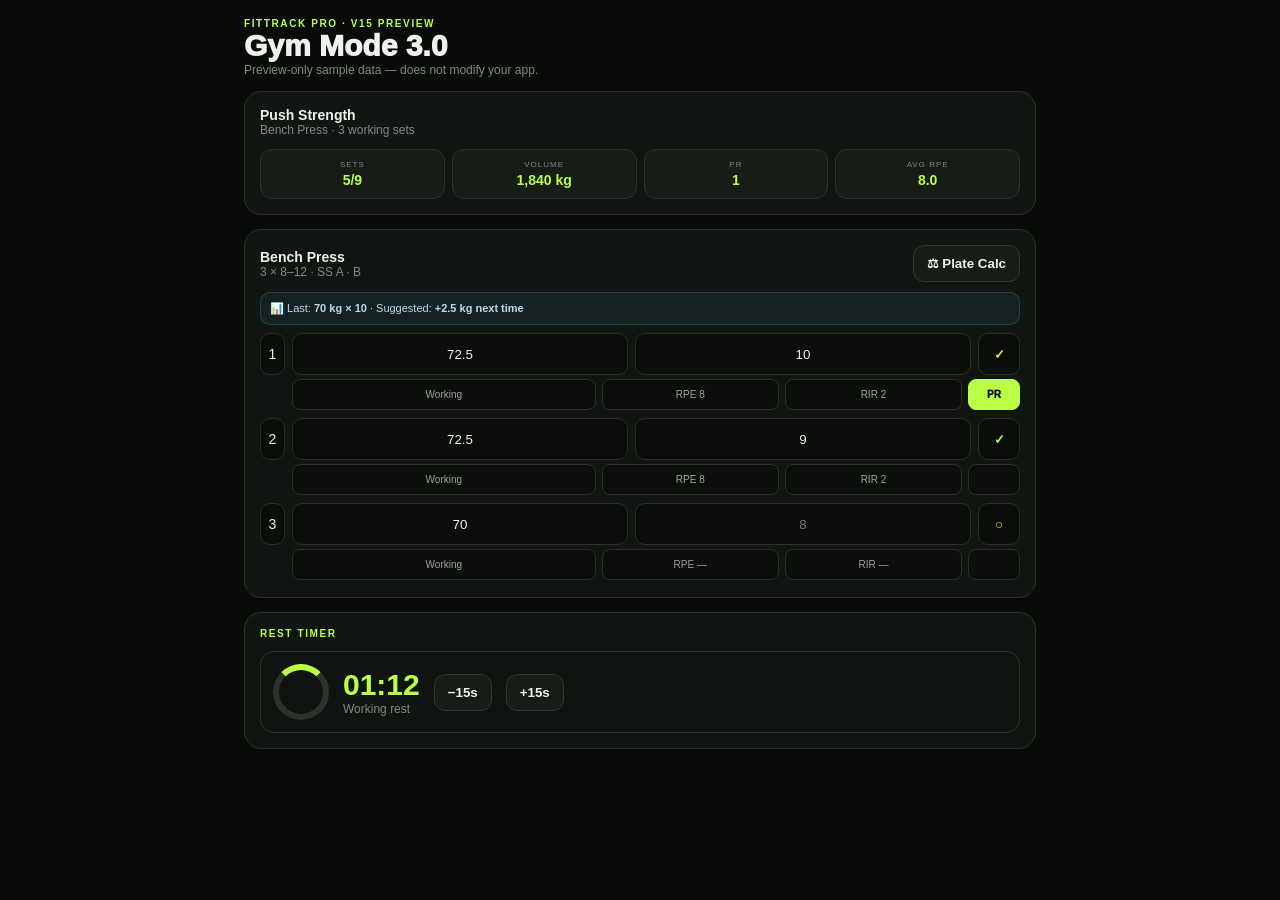
<file: FitTrack-Pro-v15-Preview.html>
<!doctype html><html><head><meta charset="utf-8"><meta name="viewport" content="width=device-width,initial-scale=1"><title>FitTrack Pro v15 Preview</title><style>*{box-sizing:border-box}body{margin:0;background:#090b09;color:#eef2ec;font:14px -apple-system,BlinkMacSystemFont,"Segoe UI",sans-serif}.wrap{max-width:820px;margin:auto;padding:18px 14px}.k{font-size:10px;letter-spacing:1.6px;color:#baff46;font-weight:900}.t{font-size:30px;font-weight:950}.sub{color:#818981;font-size:12px}.card{margin-top:14px;padding:15px;background:#121612;border:1px solid #2a322a;border-radius:17px}.hud{display:grid;grid-template-columns:repeat(4,1fr);gap:7px;margin-top:12px}.hud>div{background:#171c17;border:1px solid #293229;border-radius:12px;padding:10px;text-align:center}.hud span{display:block;color:#818981;font-size:8px;letter-spacing:1px}.hud b{display:block;color:#baff46;margin-top:3px}.prev{margin-top:10px;background:rgba(89,201,255,.07);border:1px solid rgba(89,201,255,.18);padding:9px;border-radius:10px;color:#b7dced;font-size:11px}.set{display:grid;grid-template-columns:25px 1fr 1fr 42px;gap:7px;margin-top:8px}.set div,.set input,.set button{height:42px;border-radius:10px;border:1px solid #293229;background:#0a0d0a;color:#eef2ec;text-align:center;display:flex;align-items:center;justify-content:center}.set button{color:#baff46;font-weight:900}.details{display:grid;grid-template-columns:1.2fr .7fr .7fr 52px;gap:6px;margin:4px 0 2px 32px}.details span{height:31px;display:flex;align-items:center;justify-content:center;border:1px solid #293229;background:#0b0e0b;border-radius:8px;color:#9ca59c;font-size:10px}.details .pr{background:#baff46;color:#071000;font-weight:950;border-color:#baff46}.timer{display:flex;align-items:center;gap:14px;padding:12px;background:#101410;border:1px solid #2a342a;border-radius:14px;margin-top:12px}.ring{width:56px;height:56px;border-radius:50%;border:6px solid #2b332b;border-top-color:#baff46}.timer strong{font-size:30px;color:#baff46}.btn{padding:10px 13px;border-radius:11px;border:1px solid #303830;background:#171c17;color:#eef2ec;font-weight:850}@media(max-width:560px){.hud{grid-template-columns:1fr 1fr}.details{margin-left:0;grid-template-columns:1fr 1fr 1fr 52px}}</style></head><body><main class="wrap"><div class="k">FITTRACK PRO · V15 PREVIEW</div><div class="t">Gym Mode 3.0</div><div class="sub">Preview-only sample data — does not modify your app.</div><section class="card"><b>Push Strength</b><div class="sub">Bench Press · 3 working sets</div><div class="hud"><div><span>SETS</span><b>5/9</b></div><div><span>VOLUME</span><b>1,840 kg</b></div><div><span>PR</span><b>1</b></div><div><span>AVG RPE</span><b>8.0</b></div></div></section><section class="card"><div style="display:flex;justify-content:space-between;gap:10px;align-items:center"><div><b>Bench Press</b><div class="sub">3 × 8–12 · SS A · B</div></div><button class="btn">⚖ Plate Calc</button></div><div class="prev">📊 Last: <b>70 kg × 10</b> · Suggested: <b>+2.5 kg next time</b></div><div class="set"><div>1</div><input value="72.5"><input value="10"><button>✓</button></div><div class="details"><span>Working</span><span>RPE 8</span><span>RIR 2</span><span class="pr">PR</span></div><div class="set"><div>2</div><input value="72.5"><input value="9"><button>✓</button></div><div class="details"><span>Working</span><span>RPE 8</span><span>RIR 2</span><span></span></div><div class="set"><div>3</div><input value="70"><input placeholder="8"><button>○</button></div><div class="details"><span>Working</span><span>RPE —</span><span>RIR —</span><span></span></div></section><section class="card"><div class="k">REST TIMER</div><div class="timer"><div class="ring"></div><div><strong>01:12</strong><div class="sub">Working rest</div></div><button class="btn">−15s</button><button class="btn">+15s</button></div></section></main></body></html>
</file>
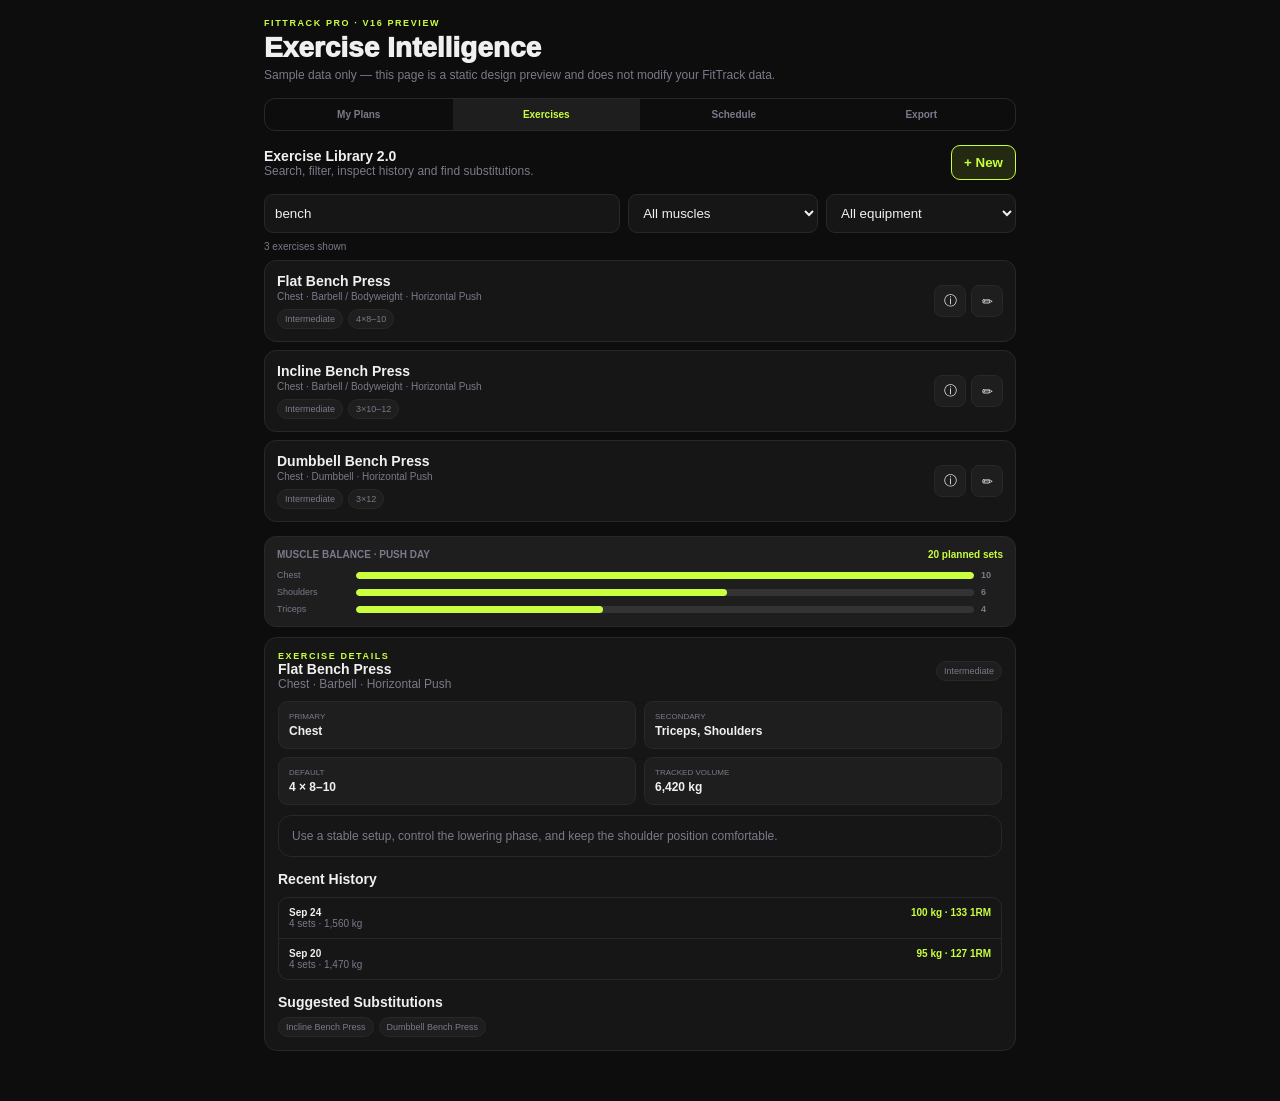
<file: FitTrack-Pro-v16-Preview.html>
<!doctype html><html lang="en"><head><meta charset="utf-8"><meta name="viewport" content="width=device-width,initial-scale=1"><title>FitTrack Pro v16 Preview</title><style>
*{box-sizing:border-box}body{margin:0;background:#0d0d0d;color:#f0f0f0;font-family:-apple-system,BlinkMacSystemFont,"Segoe UI",sans-serif}.wrap{max-width:780px;margin:auto;padding:18px 14px 50px}.eyebrow{font-size:9px;letter-spacing:1.6px;color:#c9ff3e;font-weight:900}.title{font-size:28px;font-weight:950;margin:4px 0}.sub{font-size:12px;color:#7a7a8a}.tabs{display:flex;border:1px solid #282828;border-radius:11px;overflow:hidden;margin-top:16px}.tabs span{flex:1;text-align:center;padding:10px 4px;font-size:10px;font-weight:800;color:#7a7a8a}.tabs span.on{background:#1e1e1e;color:#c9ff3e}.filters{display:grid;grid-template-columns:1.5fr .8fr .8fr;gap:8px;margin-top:14px}.inp{width:100%;background:#161616;color:#f0f0f0;border:1px solid #282828;border-radius:9px;padding:10px}.card{background:#161616;border:1px solid #282828;border-radius:13px;padding:13px;margin-top:10px}.row{display:flex;gap:12px;justify-content:space-between;align-items:center}.count{font-size:10px;color:#7a7a8a;margin-top:8px}.lib{display:grid;gap:8px;margin-top:8px}.ex{display:flex;gap:12px;align-items:center;padding:12px;background:#161616;border:1px solid #282828;border-radius:12px}.main{flex:1;min-width:0}.name{font-size:14px;font-weight:900}.meta{font-size:10px;color:#7a7a8a;margin-top:2px}.tags{display:flex;gap:5px;flex-wrap:wrap;margin-top:7px}.tag{font-size:9px;border:1px solid #282828;background:#1e1e1e;color:#7a7a8a;border-radius:999px;padding:4px 7px}.actions{display:flex;gap:5px}.ib{width:32px;height:32px;border-radius:8px;background:#1e1e1e;border:1px solid #282828;color:#f0f0f0}.balance{margin-top:14px;padding:12px;background:#1e1e1e;border:1px solid #282828;border-radius:12px}.bt{display:flex;justify-content:space-between;font-size:10px;font-weight:900;color:#7a7a8a}.bars{display:grid;gap:7px;margin-top:10px}.bar{display:grid;grid-template-columns:72px 1fr 22px;gap:7px;align-items:center}.bar span,.bar b{font-size:9px;color:#7a7a8a}.track{height:7px;background:#333;border-radius:99px;overflow:hidden}.fill{height:100%;background:#c9ff3e;border-radius:99px}.btn{border:1px solid #c9ff3e;background:rgba(201,255,62,.12);color:#c9ff3e;border-radius:9px;padding:9px 12px;font-weight:900}.detail{margin-top:14px}.detailgrid{display:grid;grid-template-columns:1fr 1fr;gap:8px;margin-top:10px}.metric{background:#1e1e1e;border:1px solid #282828;border-radius:9px;padding:10px}.metric span{display:block;font-size:8px;text-transform:uppercase;color:#7a7a8a}.metric b{display:block;font-size:12px;margin-top:3px}.hist{margin-top:10px;border:1px solid #282828;border-radius:10px;overflow:hidden}.hr{display:flex;justify-content:space-between;padding:9px 10px;border-bottom:1px solid #282828;font-size:10px}.hr:last-child{border-bottom:0}.muted{color:#7a7a8a}.right{color:#c9ff3e;font-weight:900}@media(max-width:560px){.filters{grid-template-columns:1fr 1fr}.filters input{grid-column:1/-1}}@media(max-width:390px){.filters{grid-template-columns:1fr}.filters input{grid-column:auto}}
</style></head><body><main class="wrap"><div class="eyebrow">FITTRACK PRO · V16 PREVIEW</div><div class="title">Exercise Intelligence</div><div class="sub">Sample data only — this page is a static design preview and does not modify your FitTrack data.</div><div class="tabs"><span>My Plans</span><span class="on">Exercises</span><span>Schedule</span><span>Export</span></div><section class="detail"><div class="row"><div><div class="name">Exercise Library 2.0</div><div class="sub">Search, filter, inspect history and find substitutions.</div></div><button class="btn">+ New</button></div><div class="filters"><input class="inp" value="bench" aria-label="Search" placeholder="Search exercise, muscle, equipment…"><select class="inp"><option>All muscles</option><option>Chest</option></select><select class="inp"><option>All equipment</option><option>Barbell</option></select></div><div class="count">3 exercises shown</div><div class="lib"><article class="ex"><div class="main"><div class="name">Flat Bench Press</div><div class="meta">Chest · Barbell / Bodyweight · Horizontal Push</div><div class="tags"><span class="tag">Intermediate</span><span class="tag">4×8–10</span></div></div><div class="actions"><button class="ib">ⓘ</button><button class="ib">✏</button></div></article><article class="ex"><div class="main"><div class="name">Incline Bench Press</div><div class="meta">Chest · Barbell / Bodyweight · Horizontal Push</div><div class="tags"><span class="tag">Intermediate</span><span class="tag">3×10–12</span></div></div><div class="actions"><button class="ib">ⓘ</button><button class="ib">✏</button></div></article><article class="ex"><div class="main"><div class="name">Dumbbell Bench Press</div><div class="meta">Chest · Dumbbell · Horizontal Push</div><div class="tags"><span class="tag">Intermediate</span><span class="tag">3×12</span></div></div><div class="actions"><button class="ib">ⓘ</button><button class="ib">✏</button></div></article></div></section><section class="balance"><div class="bt"><span>MUSCLE BALANCE · PUSH DAY</span><span class="right">20 planned sets</span></div><div class="bars"><div class="bar"><span>Chest</span><div class="track"><div class="fill" style="width:100%"></div></div><b>10</b></div><div class="bar"><span>Shoulders</span><div class="track"><div class="fill" style="width:60%"></div></div><b>6</b></div><div class="bar"><span>Triceps</span><div class="track"><div class="fill" style="width:40%"></div></div><b>4</b></div></div></section><section class="card"><div class="row"><div><div class="eyebrow">EXERCISE DETAILS</div><div class="name">Flat Bench Press</div><div class="sub">Chest · Barbell · Horizontal Push</div></div><span class="tag">Intermediate</span></div><div class="detailgrid"><div class="metric"><span>Primary</span><b>Chest</b></div><div class="metric"><span>Secondary</span><b>Triceps, Shoulders</b></div><div class="metric"><span>Default</span><b>4 × 8–10</b></div><div class="metric"><span>Tracked volume</span><b>6,420 kg</b></div></div><div class="card"><div class="sub">Use a stable setup, control the lowering phase, and keep the shoulder position comfortable.</div></div><div class="name" style="margin-top:14px">Recent History</div><div class="hist"><div class="hr"><span><b>Sep 24</b><br><span class="muted">4 sets · 1,560 kg</span></span><span class="right">100 kg · 133 1RM</span></div><div class="hr"><span><b>Sep 20</b><br><span class="muted">4 sets · 1,470 kg</span></span><span class="right">95 kg · 127 1RM</span></div></div><div class="name" style="margin-top:14px">Suggested Substitutions</div><div class="tags"><span class="tag">Incline Bench Press</span><span class="tag">Dumbbell Bench Press</span></div></section></main></body></html>
</file>
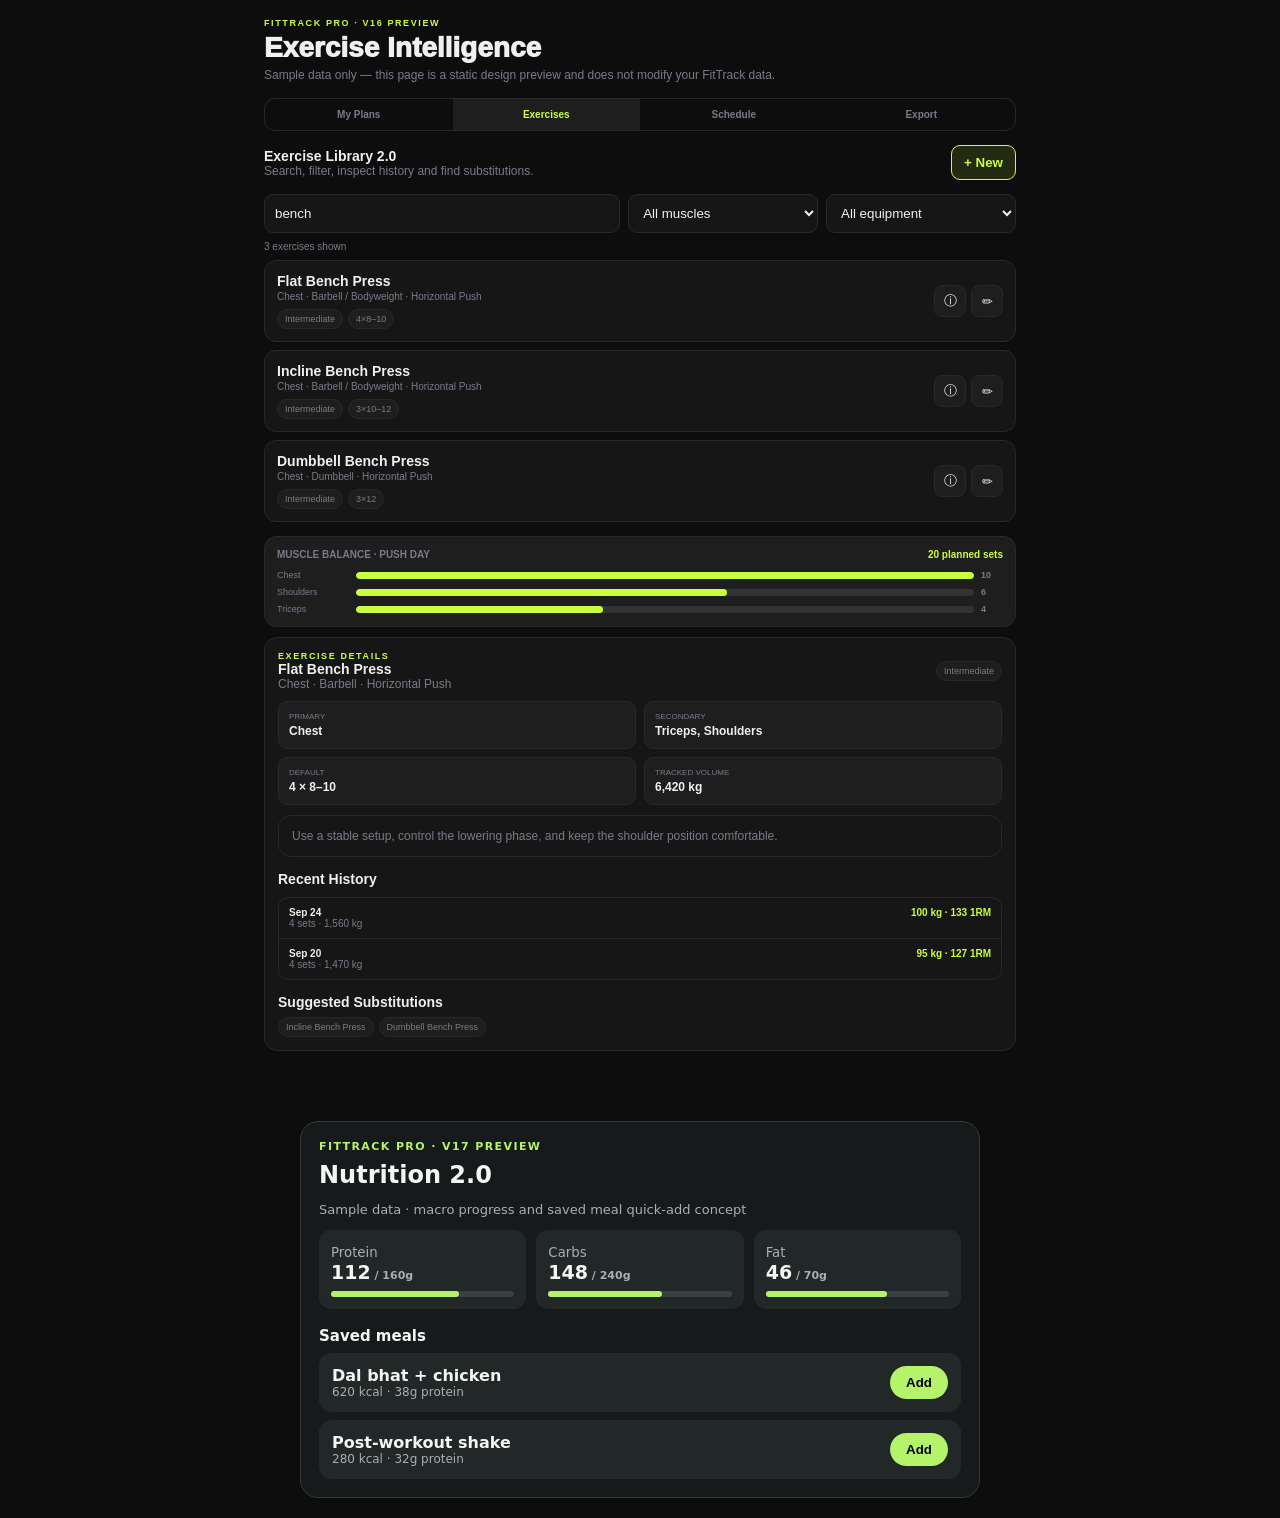
<file: FitTrack-Pro-v17-Preview.html>
<!doctype html><html lang="en"><head><meta charset="utf-8"><meta name="viewport" content="width=device-width,initial-scale=1"><title>FitTrack Pro v16 Preview</title><style>
*{box-sizing:border-box}body{margin:0;background:#0d0d0d;color:#f0f0f0;font-family:-apple-system,BlinkMacSystemFont,"Segoe UI",sans-serif}.wrap{max-width:780px;margin:auto;padding:18px 14px 50px}.eyebrow{font-size:9px;letter-spacing:1.6px;color:#c9ff3e;font-weight:900}.title{font-size:28px;font-weight:950;margin:4px 0}.sub{font-size:12px;color:#7a7a8a}.tabs{display:flex;border:1px solid #282828;border-radius:11px;overflow:hidden;margin-top:16px}.tabs span{flex:1;text-align:center;padding:10px 4px;font-size:10px;font-weight:800;color:#7a7a8a}.tabs span.on{background:#1e1e1e;color:#c9ff3e}.filters{display:grid;grid-template-columns:1.5fr .8fr .8fr;gap:8px;margin-top:14px}.inp{width:100%;background:#161616;color:#f0f0f0;border:1px solid #282828;border-radius:9px;padding:10px}.card{background:#161616;border:1px solid #282828;border-radius:13px;padding:13px;margin-top:10px}.row{display:flex;gap:12px;justify-content:space-between;align-items:center}.count{font-size:10px;color:#7a7a8a;margin-top:8px}.lib{display:grid;gap:8px;margin-top:8px}.ex{display:flex;gap:12px;align-items:center;padding:12px;background:#161616;border:1px solid #282828;border-radius:12px}.main{flex:1;min-width:0}.name{font-size:14px;font-weight:900}.meta{font-size:10px;color:#7a7a8a;margin-top:2px}.tags{display:flex;gap:5px;flex-wrap:wrap;margin-top:7px}.tag{font-size:9px;border:1px solid #282828;background:#1e1e1e;color:#7a7a8a;border-radius:999px;padding:4px 7px}.actions{display:flex;gap:5px}.ib{width:32px;height:32px;border-radius:8px;background:#1e1e1e;border:1px solid #282828;color:#f0f0f0}.balance{margin-top:14px;padding:12px;background:#1e1e1e;border:1px solid #282828;border-radius:12px}.bt{display:flex;justify-content:space-between;font-size:10px;font-weight:900;color:#7a7a8a}.bars{display:grid;gap:7px;margin-top:10px}.bar{display:grid;grid-template-columns:72px 1fr 22px;gap:7px;align-items:center}.bar span,.bar b{font-size:9px;color:#7a7a8a}.track{height:7px;background:#333;border-radius:99px;overflow:hidden}.fill{height:100%;background:#c9ff3e;border-radius:99px}.btn{border:1px solid #c9ff3e;background:rgba(201,255,62,.12);color:#c9ff3e;border-radius:9px;padding:9px 12px;font-weight:900}.detail{margin-top:14px}.detailgrid{display:grid;grid-template-columns:1fr 1fr;gap:8px;margin-top:10px}.metric{background:#1e1e1e;border:1px solid #282828;border-radius:9px;padding:10px}.metric span{display:block;font-size:8px;text-transform:uppercase;color:#7a7a8a}.metric b{display:block;font-size:12px;margin-top:3px}.hist{margin-top:10px;border:1px solid #282828;border-radius:10px;overflow:hidden}.hr{display:flex;justify-content:space-between;padding:9px 10px;border-bottom:1px solid #282828;font-size:10px}.hr:last-child{border-bottom:0}.muted{color:#7a7a8a}.right{color:#c9ff3e;font-weight:900}@media(max-width:560px){.filters{grid-template-columns:1fr 1fr}.filters input{grid-column:1/-1}}@media(max-width:390px){.filters{grid-template-columns:1fr}.filters input{grid-column:auto}}
</style></head><body><main class="wrap"><div class="eyebrow">FITTRACK PRO · V16 PREVIEW</div><div class="title">Exercise Intelligence</div><div class="sub">Sample data only — this page is a static design preview and does not modify your FitTrack data.</div><div class="tabs"><span>My Plans</span><span class="on">Exercises</span><span>Schedule</span><span>Export</span></div><section class="detail"><div class="row"><div><div class="name">Exercise Library 2.0</div><div class="sub">Search, filter, inspect history and find substitutions.</div></div><button class="btn">+ New</button></div><div class="filters"><input class="inp" value="bench" aria-label="Search" placeholder="Search exercise, muscle, equipment…"><select class="inp"><option>All muscles</option><option>Chest</option></select><select class="inp"><option>All equipment</option><option>Barbell</option></select></div><div class="count">3 exercises shown</div><div class="lib"><article class="ex"><div class="main"><div class="name">Flat Bench Press</div><div class="meta">Chest · Barbell / Bodyweight · Horizontal Push</div><div class="tags"><span class="tag">Intermediate</span><span class="tag">4×8–10</span></div></div><div class="actions"><button class="ib">ⓘ</button><button class="ib">✏</button></div></article><article class="ex"><div class="main"><div class="name">Incline Bench Press</div><div class="meta">Chest · Barbell / Bodyweight · Horizontal Push</div><div class="tags"><span class="tag">Intermediate</span><span class="tag">3×10–12</span></div></div><div class="actions"><button class="ib">ⓘ</button><button class="ib">✏</button></div></article><article class="ex"><div class="main"><div class="name">Dumbbell Bench Press</div><div class="meta">Chest · Dumbbell · Horizontal Push</div><div class="tags"><span class="tag">Intermediate</span><span class="tag">3×12</span></div></div><div class="actions"><button class="ib">ⓘ</button><button class="ib">✏</button></div></article></div></section><section class="balance"><div class="bt"><span>MUSCLE BALANCE · PUSH DAY</span><span class="right">20 planned sets</span></div><div class="bars"><div class="bar"><span>Chest</span><div class="track"><div class="fill" style="width:100%"></div></div><b>10</b></div><div class="bar"><span>Shoulders</span><div class="track"><div class="fill" style="width:60%"></div></div><b>6</b></div><div class="bar"><span>Triceps</span><div class="track"><div class="fill" style="width:40%"></div></div><b>4</b></div></div></section><section class="card"><div class="row"><div><div class="eyebrow">EXERCISE DETAILS</div><div class="name">Flat Bench Press</div><div class="sub">Chest · Barbell · Horizontal Push</div></div><span class="tag">Intermediate</span></div><div class="detailgrid"><div class="metric"><span>Primary</span><b>Chest</b></div><div class="metric"><span>Secondary</span><b>Triceps, Shoulders</b></div><div class="metric"><span>Default</span><b>4 × 8–10</b></div><div class="metric"><span>Tracked volume</span><b>6,420 kg</b></div></div><div class="card"><div class="sub">Use a stable setup, control the lowering phase, and keep the shoulder position comfortable.</div></div><div class="name" style="margin-top:14px">Recent History</div><div class="hist"><div class="hr"><span><b>Sep 24</b><br><span class="muted">4 sets · 1,560 kg</span></span><span class="right">100 kg · 133 1RM</span></div><div class="hr"><span><b>Sep 20</b><br><span class="muted">4 sets · 1,470 kg</span></span><span class="right">95 kg · 127 1RM</span></div></div><div class="name" style="margin-top:14px">Suggested Substitutions</div><div class="tags"><span class="tag">Incline Bench Press</span><span class="tag">Dumbbell Bench Press</span></div></section></main>
<!-- Nutrition 2.0 preview panel; sample values for visual preview only -->
<section style="max-width:680px;margin:20px auto;padding:18px;background:#171a1b;color:#f4f5f5;border:1px solid #343a3a;border-radius:18px;font-family:system-ui"><div style="font-size:11px;letter-spacing:1.4px;color:#b5f36b;font-weight:800">FITTRACK PRO · V17 PREVIEW</div><h2 style="margin:8px 0">Nutrition 2.0</h2><p style="color:#a8b0b0;font-size:13px">Sample data · macro progress and saved meal quick-add concept</p><div style="display:grid;grid-template-columns:repeat(3,1fr);gap:10px"><div style="background:#222727;padding:12px;border-radius:12px"><small style="color:#a8b0b0">Protein</small><div style="font-size:19px;font-weight:800">112<small style="font-size:11px;color:#a8b0b0"> / 160g</small></div><div style="height:6px;background:#394040;border-radius:8px;margin-top:8px"><div style="height:6px;width:70%;background:#b5f36b;border-radius:8px"></div></div></div><div style="background:#222727;padding:12px;border-radius:12px"><small style="color:#a8b0b0">Carbs</small><div style="font-size:19px;font-weight:800">148<small style="font-size:11px;color:#a8b0b0"> / 240g</small></div><div style="height:6px;background:#394040;border-radius:8px;margin-top:8px"><div style="height:6px;width:62%;background:#b5f36b;border-radius:8px"></div></div></div><div style="background:#222727;padding:12px;border-radius:12px"><small style="color:#a8b0b0">Fat</small><div style="font-size:19px;font-weight:800">46<small style="font-size:11px;color:#a8b0b0"> / 70g</small></div><div style="height:6px;background:#394040;border-radius:8px;margin-top:8px"><div style="height:6px;width:66%;background:#b5f36b;border-radius:8px"></div></div></div></div><h3 style="font-size:15px;margin:18px 0 8px">Saved meals</h3><div style="display:flex;align-items:center;justify-content:space-between;background:#222727;border-radius:12px;padding:13px;margin-top:8px"><div><b>Dal bhat + chicken</b><div style="font-size:12px;color:#a8b0b0">620 kcal · 38g protein</div></div><button style="background:#b5f36b;border:0;border-radius:20px;padding:9px 16px;font-weight:800">Add</button></div><div style="display:flex;align-items:center;justify-content:space-between;background:#222727;border-radius:12px;padding:13px;margin-top:8px"><div><b>Post-workout shake</b><div style="font-size:12px;color:#a8b0b0">280 kcal · 32g protein</div></div><button style="background:#b5f36b;border:0;border-radius:20px;padding:9px 16px;font-weight:800">Add</button></div></section>
</body></html>
</file>
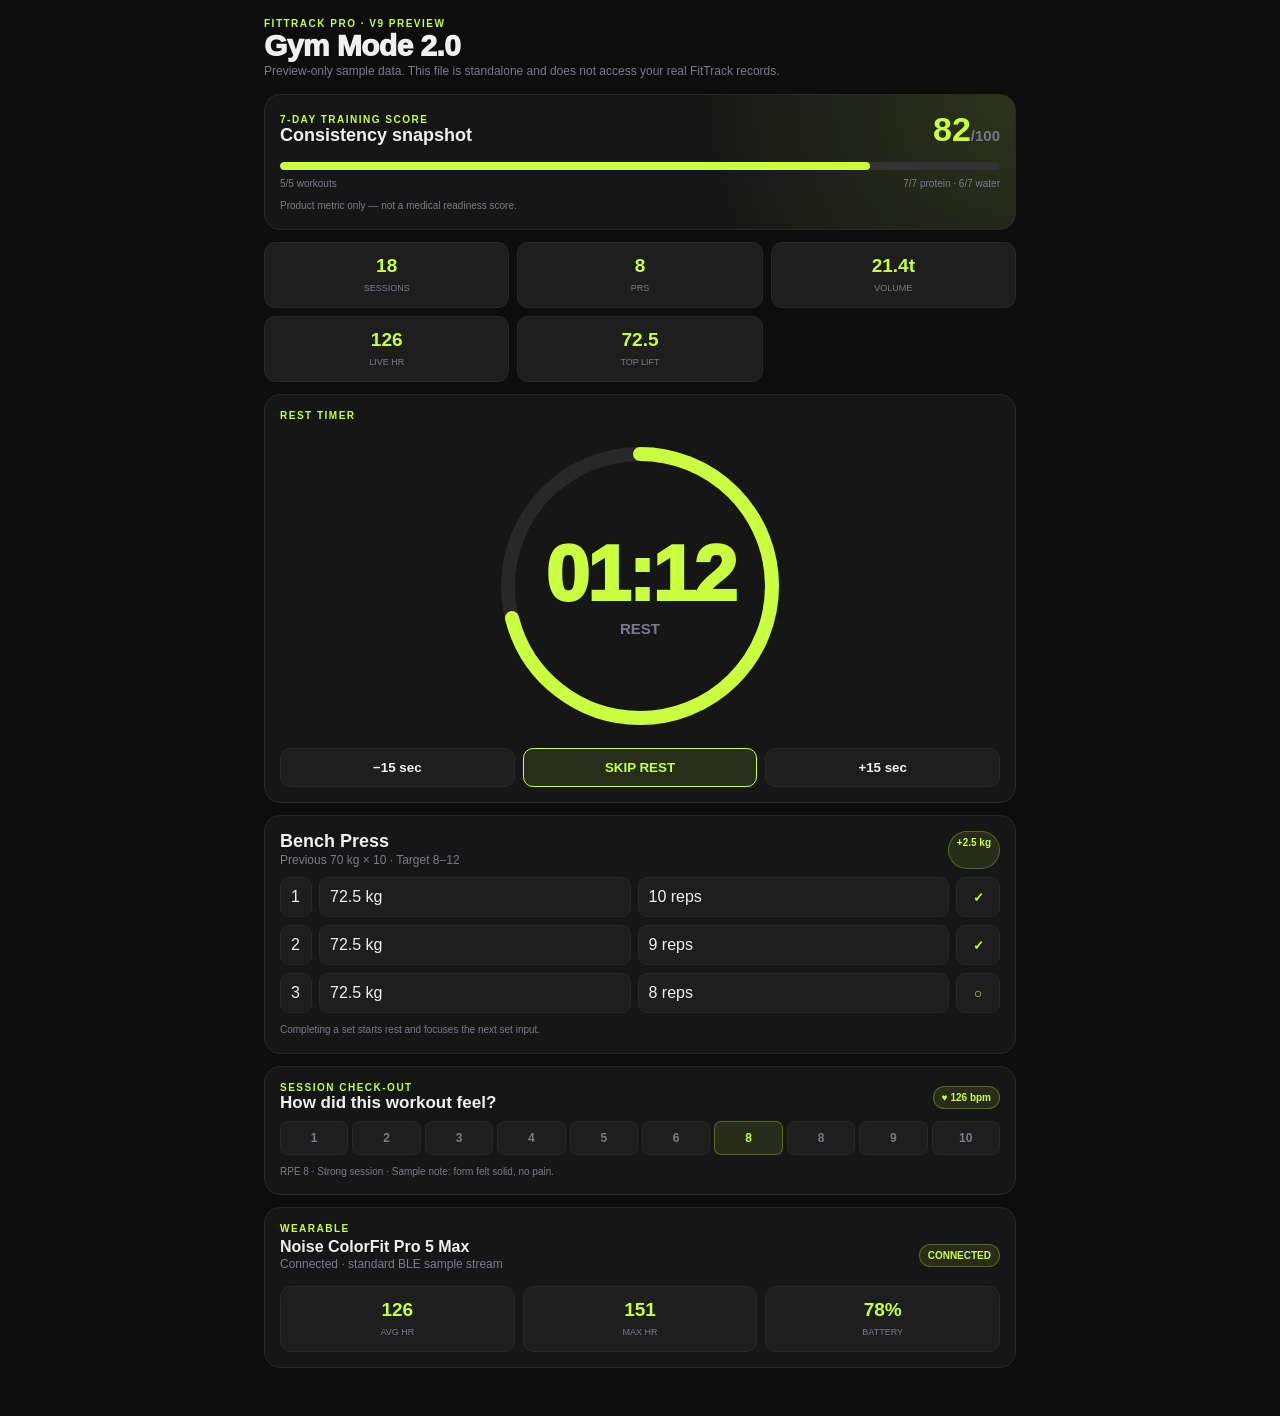
<file: FitTrack-Pro-v9-Preview.html>
<!DOCTYPE html>
<html lang="en">
<head>
<meta charset="UTF-8"><meta name="viewport" content="width=device-width,initial-scale=1">
<title>FitTrack Pro v9 Preview</title>
<style>
*{box-sizing:border-box}body{margin:0;background:#0d0d0d;color:#f0f0f0;font-family:-apple-system,BlinkMacSystemFont,"Segoe UI",sans-serif}.wrap{max-width:780px;margin:auto;padding:18px 14px 48px}.eyebrow{font-size:10px;letter-spacing:1.5px;color:#c9ff3e;font-weight:900}.title{font-size:30px;font-weight:950;letter-spacing:-.6px}.sub{font-size:12px;color:#7a7a8a;line-height:1.45}.stack{display:grid;gap:12px;margin-top:14px}.card{background:#161616;border:1px solid #282828;border-radius:16px;padding:15px}.score{background:radial-gradient(circle at 100% 0,rgba(201,255,62,.13),transparent 42%),#161616}.row{display:flex;align-items:center;justify-content:space-between;gap:12px}.score b{font-size:34px;color:#c9ff3e}.bar{height:8px;background:#333;border-radius:99px;overflow:hidden;margin-top:13px}.bar i{display:block;height:100%;width:82%;background:#c9ff3e;border-radius:99px}.meta{display:flex;justify-content:space-between;gap:8px;margin-top:8px;font-size:10px;color:#7a7a8a}.grid3{display:grid;grid-template-columns:repeat(3,1fr);gap:8px}.tile{background:#1e1e1e;border:1px solid #282828;border-radius:11px;padding:12px 8px;text-align:center}.tile b{display:block;font-size:19px;color:#c9ff3e}.tile span{font-size:9px;color:#7a7a8a;text-transform:uppercase}.timer{display:flex;justify-content:center;padding:5px 0 2px}.ring{position:relative;width:min(320px,78vw);height:min(320px,78vw)}.ring svg{width:100%;height:100%}.center{position:absolute;inset:0;display:flex;flex-direction:column;align-items:center;justify-content:center}.time{font-size:clamp(56px,13vw,78px);font-weight:950;color:#c9ff3e;line-height:1;letter-spacing:-2px}.restlbl{margin-top:7px;color:#7a7a8a;font-weight:800;font-size:15px}.actions{display:grid;grid-template-columns:repeat(3,1fr);gap:8px}.btn{border:1px solid #282828;background:#1e1e1e;color:#f0f0f0;padding:11px 8px;border-radius:10px;font-weight:800}.btn.primary{border-color:#c9ff3e;background:rgba(201,255,62,.1);color:#c9ff3e}.exercise-head{display:flex;justify-content:space-between;gap:10px}.pill{border:1px solid rgba(201,255,62,.28);background:rgba(201,255,62,.1);color:#c9ff3e;border-radius:999px;padding:5px 8px;font-size:10px;font-weight:900}.set{display:grid;grid-template-columns:32px 1fr 1fr 44px;gap:7px;margin-top:8px}.set>div,.set>button{background:#1e1e1e;border:1px solid #282828;border-radius:9px;padding:10px;color:#f0f0f0}.set button{color:#c9ff3e;font-weight:900}.note{font-size:10px;color:#7a7a8a;margin-top:10px;line-height:1.45}.rpe{display:grid;grid-template-columns:repeat(10,1fr);gap:4px;margin-top:8px}.rpe span{display:grid;place-items:center;height:34px;border:1px solid #282828;background:#1e1e1e;border-radius:7px;font-size:12px;font-weight:900;color:#7a7a8a}.rpe span.on{background:rgba(201,255,62,.1);border-color:rgba(201,255,62,.28);color:#c9ff3e}@media(max-width:560px){.grid3{grid-template-columns:repeat(2,1fr)}.grid3 .tile:last-child{grid-column:1/-1}.set{grid-template-columns:28px 1fr 1fr 40px}}
</style></head>
<body><main class="wrap">
<div class="eyebrow">FITTRACK PRO · V9 PREVIEW</div><div class="title">Gym Mode 2.0</div><div class="sub">Preview-only sample data. This file is standalone and does not access your real FitTrack records.</div>
<div class="stack">
<section class="card score"><div class="row"><div><div class="eyebrow">7-DAY TRAINING SCORE</div><strong style="font-size:18px">Consistency snapshot</strong></div><b>82<span style="font-size:15px;color:#7a7a8a">/100</span></b></div><div class="bar"><i></i></div><div class="meta"><span>5/5 workouts</span><span>7/7 protein · 6/7 water</span></div><div class="note">Product metric only — not a medical readiness score.</div></section>
<section class="grid3"><div class="tile"><b>18</b><span>Sessions</span></div><div class="tile"><b>8</b><span>PRs</span></div><div class="tile"><b>21.4t</b><span>Volume</span></div><div class="tile"><b>126</b><span>Live HR</span></div><div class="tile"><b>72.5</b><span>Top lift</span></div></section>
<section class="card"><div class="eyebrow">REST TIMER</div><div class="timer"><div class="ring"><svg viewBox="0 0 320 320"><circle cx="160" cy="160" r="132" fill="none" stroke="#282828" stroke-width="14"/><circle cx="160" cy="160" r="132" fill="none" stroke="#c9ff3e" stroke-width="14" stroke-dasharray="829.4" stroke-dashoffset="240" stroke-linecap="round" transform="rotate(-90 160 160)"/></svg><div class="center"><div class="time">01:12</div><div class="restlbl">REST</div></div></div></div><div class="actions"><button class="btn">−15 sec</button><button class="btn primary">SKIP REST</button><button class="btn">+15 sec</button></div></section>
<section class="card"><div class="exercise-head"><div><div style="font-size:18px;font-weight:900">Bench Press</div><div class="sub">Previous 70 kg × 10 · Target 8–12</div></div><span class="pill">+2.5 kg</span></div><div class="set"><div>1</div><div>72.5 kg</div><div>10 reps</div><button>✓</button></div><div class="set"><div>2</div><div>72.5 kg</div><div>9 reps</div><button>✓</button></div><div class="set"><div>3</div><div>72.5 kg</div><div>8 reps</div><button>○</button></div><div class="note">Completing a set starts rest and focuses the next set input.</div></section>
<section class="card"><div class="row"><div><div class="eyebrow">SESSION CHECK-OUT</div><strong style="font-size:17px">How did this workout feel?</strong></div><span class="pill">♥ 126 bpm</span></div><div class="rpe"><span>1</span><span>2</span><span>3</span><span>4</span><span>5</span><span>6</span><span class="on">8</span><span>8</span><span>9</span><span>10</span></div><div class="note">RPE 8 · Strong session · Sample note: form felt solid, no pain.</div></section>
<section class="card"><div class="eyebrow">WEARABLE</div><div style="display:flex;justify-content:space-between;gap:10px;align-items:center;margin-top:4px"><div><strong>Noise ColorFit Pro 5 Max</strong><div class="sub">Connected · standard BLE sample stream</div></div><span class="pill">CONNECTED</span></div><div class="grid3" style="margin-top:12px"><div class="tile"><b>126</b><span>Avg HR</span></div><div class="tile"><b>151</b><span>Max HR</span></div><div class="tile"><b>78%</b><span>Battery</span></div></div></section>
</div></main></body></html>
</file>
<file: styles.css>
*,*::before,*::after{box-sizing:border-box;margin:0;padding:0;-webkit-tap-highlight-color:transparent;}
input,button,select,textarea{font-family:inherit;font-size:inherit;color:inherit;}
button{cursor:pointer;}
:root{
  --bg:#0d0d0d;--card:#161616;--card2:#1e1e1e;--line:#282828;
  --accent:#c9ff3e;--adim:rgba(201,255,62,.12);--abrd:rgba(201,255,62,.28);
  --red:#ff4f4f;--rdim:rgba(255,79,79,.12);--rbrd:rgba(255,79,79,.3);
  --blue:#3ecfff;--bdim:rgba(62,207,255,.1);--bbrd:rgba(62,207,255,.25);
  --green:#3effa0;--gdim:rgba(62,255,160,.1);--gbrd:rgba(62,255,160,.25);
  --orange:#ff8c3e;--purple:#b57bff;
  --text:#f0f0f0;--sub:#7a7a8a;--faint:#333;
  --sb:56px;--rb:80px;--nav:64px;
  --safe:env(safe-area-inset-bottom,0px);--r:12px;
}
html,body{height:100%;overflow:hidden;background:var(--bg);color:var(--text);
  font-family:-apple-system,BlinkMacSystemFont,'Segoe UI',Roboto,sans-serif;
  font-size:15px;line-height:1.5;}
#app{position:fixed;inset:0;display:flex;flex-direction:column;
  padding-bottom:calc(var(--nav) + var(--safe));}
#scroll{flex:1;overflow-y:auto;overflow-x:hidden;-webkit-overflow-scrolling:touch;
  padding-top:0;transition:padding-top .15s;}
#scroll::-webkit-scrollbar{display:none;}

/* ── SESSION BAR ────────── */
#session-bar{display:none;position:fixed;top:0;left:0;right:0;height:var(--sb);
  background:rgba(13,13,13,.97);backdrop-filter:blur(14px);
  border-bottom:1px solid var(--line);z-index:200;
  align-items:center;padding:0 14px;gap:10px;}
#session-bar.on{display:flex;}
.sb-blk{text-align:center;flex-shrink:0;}
.sb-lbl{font-size:9px;font-weight:700;letter-spacing:1.5px;color:var(--sub);
  text-transform:uppercase;line-height:1;margin-bottom:3px;}
.sb-val{font-size:20px;font-weight:800;line-height:1;font-variant-numeric:tabular-nums;}
.sb-mid{flex:1;}
.sb-prog-bar{height:5px;background:var(--faint);border-radius:3px;margin-bottom:4px;overflow:hidden;}
.sb-prog-fill{height:100%;background:var(--accent);border-radius:3px;transition:width .3s;}
.sb-prog-lbl{font-size:10px;color:var(--sub);text-align:center;}
.sb-nav-btn{background:var(--adim);border:1px solid var(--abrd);color:var(--accent);
  border-radius:8px;padding:5px 10px;font-size:11px;font-weight:700;flex-shrink:0;}

/* ── REST BAR — BIGGER ──── */
#rest-bar{display:none;position:fixed;top:var(--sb);left:0;right:0;height:var(--rb);
  background:rgba(13,13,13,.98);backdrop-filter:blur(16px);
  border-bottom:2px solid rgba(201,255,62,.2);z-index:199;
  align-items:center;padding:0 16px;gap:14px;}
#rest-bar.on{display:flex;}
.rb-ring{position:relative;width:76px;height:76px;flex-shrink:0;}
.rb-ring svg{width:76px;height:76px;}
.rb-center{position:absolute;inset:0;display:flex;flex-direction:column;
  align-items:center;justify-content:center;}
.rb-count{font-size:21px;font-weight:900;color:var(--accent);
  font-variant-numeric:tabular-nums;line-height:1;}
.rb-label{font-size:10px;font-weight:700;color:var(--sub);margin-top:1px;}
.rb-info{flex:1;}
.rb-title{font-size:14px;font-weight:800;color:var(--accent);}
.rb-sub{font-size:11px;color:var(--sub);margin-top:2px;}
.rb-btns{display:flex;flex-direction:column;gap:5px;flex-shrink:0;}
.rb-row{display:flex;gap:5px;}
.rb-btn{background:var(--card2);border:1px solid var(--line);color:var(--text);
  border-radius:7px;padding:6px 11px;font-size:12px;font-weight:600;}
.rb-btn:active{border-color:var(--accent);color:var(--accent);}
.rb-skip{background:var(--adim);border:1px solid var(--abrd);color:var(--accent);
  border-radius:7px;padding:6px 14px;font-size:12px;font-weight:700;text-align:center;}

/* ── REST OVERLAY (tap to expand) ── */
#rest-overlay{display:none;position:fixed;inset:0;z-index:600;
  background:rgba(0,0,0,.92);flex-direction:column;
  align-items:center;justify-content:center;gap:20px;}
#rest-overlay.on{display:flex;}
.rov-ring{position:relative;width:286px;height:286px;}
.rov-ring svg{width:286px;height:286px;}
.rov-center{position:absolute;inset:0;display:flex;flex-direction:column;
  align-items:center;justify-content:center;}
.rov-count{font-size:78px;font-weight:900;color:var(--accent);
  font-variant-numeric:tabular-nums;line-height:1;}
.rov-label{font-size:17px;font-weight:700;color:var(--sub);margin-top:6px;}
.rov-btns{display:flex;gap:10px;flex-wrap:wrap;justify-content:center;}
.rov-btn{background:var(--card2);border:1px solid var(--line);color:var(--text);
  border-radius:10px;padding:12px 22px;font-size:16px;font-weight:700;}
.rov-btn:active{border-color:var(--accent);color:var(--accent);}
.rov-skip{background:var(--adim);border:1px solid var(--abrd);color:var(--accent);
  border-radius:10px;padding:12px 28px;font-size:16px;font-weight:800;}

/* ── BOTTOM NAV ─────────── */
#nav{position:fixed;bottom:0;left:0;right:0;
  height:calc(var(--nav) + var(--safe));padding-bottom:var(--safe);
  background:rgba(13,13,13,.97);backdrop-filter:blur(14px);
  border-top:1px solid var(--line);display:flex;align-items:stretch;z-index:300;}
.nb{flex:1;display:flex;flex-direction:column;align-items:center;justify-content:center;
  gap:3px;background:none;border:none;color:var(--sub);padding:0;transition:color .15s;}
.nb.on{color:var(--accent);}
.nb i{font-size:22px;line-height:1;}
.nb span{font-size:10px;font-weight:600;letter-spacing:.3px;}


/* ── 2.0 GOALS / QUICK ACTIONS ── */
.goal-strip,.goal-dashboard{padding:14px 16px;background:linear-gradient(145deg,var(--card),#1a1d15);}
.goal-strip-head{display:flex;justify-content:space-between;align-items:center;gap:12px;}
.goal-kicker{font-size:9px;font-weight:800;letter-spacing:1.5px;color:var(--accent);}
.goal-title{font-size:16px;font-weight:800;margin-top:2px;}
.goal-bar{height:8px;background:var(--faint);border-radius:99px;overflow:hidden;margin-top:12px;}
.goal-bar>div{height:100%;background:var(--accent);border-radius:inherit;transition:width .3s;}
.goal-meta{display:flex;justify-content:space-between;gap:10px;margin-top:7px;font-size:10px;color:var(--sub);}
.goal-empty{font-size:12px;color:var(--sub);padding-top:10px;line-height:1.5;}
.quick-grid{display:grid;grid-template-columns:1fr 1fr;gap:8px;}
.quick-card{min-height:88px;text-align:left;padding:12px;background:var(--card);border:1px solid var(--line);border-radius:var(--r);color:var(--text);display:flex;flex-direction:column;gap:3px;}
.quick-card:active{border-color:var(--accent);transform:scale(.985);}
.quick-card span{font-size:18px;} .quick-card strong{font-size:13px;} .quick-card small{font-size:10px;color:var(--sub);}
.snapshot-grid{display:grid;grid-template-columns:repeat(4,1fr);gap:7px;}
.snap{background:var(--card);border:1px solid var(--line);border-radius:var(--r);padding:12px 5px;text-align:center;}
.snap b{display:block;font-size:17px;color:var(--accent);line-height:1.1;}
.snap span{display:block;font-size:8px;color:var(--sub);text-transform:uppercase;letter-spacing:.4px;margin-top:4px;}
@media(max-width:390px){.rov-ring{width:248px;height:248px}.rov-ring svg{width:248px;height:248px}.rov-count{font-size:68px}.rb-ring{width:72px;height:72px}.rb-ring svg{width:72px;height:72px}.rb-count{font-size:20px}.snapshot-grid{grid-template-columns:repeat(2,1fr);}}

/* ── MODAL ──────────────── */
#modal-root .backdrop{position:fixed;inset:0;background:rgba(0,0,0,.75);
  z-index:500;display:flex;align-items:flex-end;}
#modal-root .sheet{background:var(--bg);width:100%;border-radius:16px 16px 0 0;
  max-height:92vh;overflow-y:auto;padding-bottom:calc(var(--safe)+16px);
  animation:slideUp .22s ease;}
@keyframes slideUp{from{transform:translateY(60px);opacity:0}to{transform:translateY(0);opacity:1}}
.modal-head{display:flex;align-items:center;justify-content:space-between;padding:16px;
  position:sticky;top:0;background:var(--bg);border-bottom:1px solid var(--line);z-index:1;}
.modal-title{font-size:17px;font-weight:700;}
.modal-close{width:32px;height:32px;border-radius:50%;background:var(--card2);border:none;
  display:flex;align-items:center;justify-content:center;font-size:18px;color:var(--sub);}

/* ── SUMMARY OVERLAY ────── */
#summary-overlay{display:none;position:fixed;inset:0;z-index:700;
  background:rgba(0,0,0,.95);overflow-y:auto;}
#summary-overlay.on{display:block;}
.sum-inner{min-height:100%;display:flex;flex-direction:column;
  align-items:stretch;padding:0 0 calc(var(--safe)+24px);}
.sum-header{background:linear-gradient(135deg,#0d1a00 0%,#1a2e00 100%);
  padding:32px 24px 24px;position:relative;}
.sum-header::after{content:'';position:absolute;bottom:0;left:0;right:0;height:1px;
  background:linear-gradient(90deg,transparent,var(--accent),transparent);}
.sum-close{position:absolute;top:16px;right:16px;width:36px;height:36px;
  background:rgba(255,255,255,.1);border:none;border-radius:50%;
  color:var(--text);font-size:18px;display:flex;align-items:center;justify-content:center;}
.sum-brand{font-size:11px;font-weight:800;letter-spacing:2px;color:var(--accent);
  text-transform:uppercase;margin-bottom:10px;}
.sum-plan{font-size:28px;font-weight:800;color:var(--text);margin-bottom:4px;}
.sum-date{font-size:13px;color:var(--sub);}
.sum-big{display:flex;align-items:flex-end;gap:8px;margin-top:16px;}
.sum-big-val{font-size:64px;font-weight:900;color:var(--accent);line-height:1;
  font-variant-numeric:tabular-nums;}
.sum-big-unit{font-size:20px;font-weight:600;color:var(--sub);margin-bottom:10px;}
.sum-body{padding:20px 16px;display:grid;gap:12px;}
.sum-grid{display:grid;grid-template-columns:1fr 1fr;gap:10px;}
.sum-card{background:var(--card);border:1px solid var(--line);border-radius:var(--r);
  padding:16px 14px;}
.sum-card-val{font-size:28px;font-weight:800;line-height:1;margin-bottom:4px;}
.sum-card-label{font-size:10px;font-weight:700;letter-spacing:1px;color:var(--sub);
  text-transform:uppercase;}
.sum-card-sub{font-size:11px;color:var(--sub);margin-top:3px;}
.sum-pr-box{background:linear-gradient(135deg,rgba(201,255,62,.08),rgba(201,255,62,.03));
  border:1px solid var(--abrd);border-radius:var(--r);padding:16px;}
.sum-hr-box{background:linear-gradient(135deg,rgba(255,79,79,.08),rgba(255,79,79,.03));
  border:1px solid rgba(255,79,79,.25);border-radius:var(--r);padding:16px;}
.sum-actions{padding:0 16px;display:grid;gap:10px;}

/* ── TOAST ──────────────── */
#toast{position:fixed;bottom:calc(var(--nav)+var(--safe)+10px);left:50%;
  transform:translateX(-50%);background:var(--card);border:1px solid var(--line);
  padding:10px 20px;border-radius:24px;font-size:13px;font-weight:600;
  z-index:1000;transition:opacity .3s;pointer-events:none;white-space:nowrap;
  box-shadow:0 4px 24px rgba(0,0,0,.6);opacity:0;}
#toast.ok{color:var(--accent);border-color:var(--abrd);}
#toast.err{color:var(--red);border-color:var(--rbrd);}

/* ── PAGE ───────────────── */
.page{animation:rise .2s ease both;padding-bottom:16px;}
@keyframes rise{from{opacity:0;transform:translateY(8px)}to{opacity:1;transform:translateY(0)}}
.pg-title{font-size:22px;font-weight:800;padding:18px 16px 2px;}
.pg-sub{font-size:13px;color:var(--sub);padding:0 16px 14px;}
.sec{font-size:10px;font-weight:700;letter-spacing:1.8px;color:var(--sub);
  text-transform:uppercase;padding:18px 16px 8px;}

/* ── CARDS ──────────────── */
.card{background:var(--card);border:1px solid var(--line);border-radius:var(--r);}
.mx{margin:0 16px;}.mb8{margin-bottom:8px;}.mb12{margin-bottom:12px;}.pad{padding:14px 16px;}

/* ── BUTTONS ────────────── */
.btn{display:flex;align-items:center;justify-content:center;gap:6px;
  width:100%;padding:13px;border-radius:var(--r);border:none;
  font-size:15px;font-weight:700;transition:all .15s;}
.btn:active{transform:scale(.97);}
.btn-a{background:var(--accent);color:#000;}.btn-a:active{background:#b0e030;}
.btn-o{background:var(--card2);color:var(--text);border:1px solid var(--line);}
.btn-r{background:var(--rdim);color:var(--red);border:1px solid var(--rbrd);}
.btn-b{background:var(--bdim);color:var(--blue);border:1px solid var(--bbrd);}
.btn-g{background:var(--gdim);color:var(--green);border:1px solid var(--gbrd);}
.btn-sm{padding:9px 14px;font-size:13px;border-radius:9px;width:auto;}

/* ── INPUTS ─────────────── */
.inp{width:100%;background:var(--card2);border:1px solid var(--line);
  border-radius:9px;color:var(--text);padding:11px 14px;font-size:15px;
  transition:border-color .15s;}
.inp:focus{outline:none;border-color:var(--accent);}
.inp::placeholder{color:var(--faint);}
.inp-sm{padding:9px 10px;font-size:14px;text-align:center;}
.lbl{display:block;font-size:10px;font-weight:700;letter-spacing:1px;
  color:var(--sub);text-transform:uppercase;margin-bottom:5px;}

/* ── PILLS ──────────────── */
.pill{display:inline-flex;align-items:center;padding:3px 9px;
  border-radius:20px;font-size:11px;font-weight:700;letter-spacing:.3px;}
.pa{background:var(--adim);color:var(--accent);border:1px solid var(--abrd);}
.pb{background:var(--bdim);color:var(--blue);border:1px solid var(--bbrd);}
.pg{background:var(--gdim);color:var(--green);border:1px solid var(--gbrd);}
.pr{background:var(--rdim);color:var(--red);border:1px solid var(--rbrd);}
.po{background:rgba(255,140,62,.1);color:var(--orange);border:1px solid rgba(255,140,62,.3);}

/* ── HOME ───────────────── */
.hero{margin:14px 16px;padding:18px;background:var(--card);border-radius:14px;
  border:1px solid var(--line);border-left:4px solid var(--accent);}
.hero-day{font-size:11px;font-weight:700;letter-spacing:1.5px;color:var(--sub);
  text-transform:uppercase;margin-bottom:5px;}
.hero-title{font-size:26px;font-weight:800;line-height:1.1;margin-bottom:3px;}
.hero-sub{font-size:13px;color:var(--sub);margin-bottom:14px;}
.prog-wrap{height:8px;background:var(--faint);border-radius:4px;overflow:hidden;margin-bottom:14px;}
.prog-fill{height:100%;background:var(--accent);border-radius:4px;transition:width .5s ease;}
.macro-row{display:grid;grid-template-columns:repeat(4,1fr);gap:8px;padding:0 16px;}
.mc{background:var(--card);border:1px solid var(--line);border-radius:var(--r);
  padding:12px 8px;text-align:center;}
.mc .v{font-size:18px;font-weight:800;line-height:1;margin-bottom:3px;}
.mc .l{font-size:9px;font-weight:700;letter-spacing:.5px;text-transform:uppercase;color:var(--sub);}
.water-row{display:flex;align-items:center;gap:7px;flex-wrap:wrap;padding:0 16px;}
.gl{width:34px;height:34px;border-radius:7px;border:2px solid var(--line);
  background:var(--card2);font-size:16px;
  display:flex;align-items:center;justify-content:center;transition:all .15s;}
.gl.on{background:var(--bdim);border-color:var(--bbrd);}
.upcoming-row{display:flex;align-items:center;gap:10px;padding:11px 14px;
  border-bottom:1px solid var(--line);}
.upcoming-row:last-child{border-bottom:none;}

/* ── WORKOUT ────────────── */
.ex-card{background:var(--card);border:1px solid var(--line);border-radius:var(--r);
  margin:0 16px 10px;transition:border-color .25s;}
.ex-card.done{border-color:var(--abrd);}
.ex-head{display:flex;align-items:flex-start;justify-content:space-between;padding:13px 14px 0;}
.ex-num{font-size:26px;font-weight:800;color:var(--faint);line-height:1;min-width:28px;flex-shrink:0;}
.ex-meta{flex:1;margin-left:8px;}
.ex-name{font-size:15px;font-weight:700;}
.ex-scheme{font-size:12px;color:var(--accent);font-weight:600;margin-top:2px;}
.ex-note{padding:5px 14px 0 50px;font-size:12px;color:var(--sub);font-style:italic;}
.ex-prev{margin:7px 14px 0;padding:7px 10px;background:var(--bdim);
  border:1px solid var(--bbrd);border-radius:8px;font-size:12px;color:var(--blue);}
.ex-prev.none{background:rgba(255,255,255,.03);border-color:var(--line);color:var(--sub);}
.set-tbl{padding:10px 14px 12px;}
.set-head{display:grid;grid-template-columns:28px 1fr 1fr 40px;gap:6px;margin-bottom:6px;}
.set-head span{font-size:9px;font-weight:700;letter-spacing:1.5px;
  color:var(--sub);text-transform:uppercase;text-align:center;}
.set-row{display:grid;grid-template-columns:28px 1fr 1fr 40px;gap:6px;
  align-items:center;padding:3px 0;border-radius:6px;}
.set-row.done{background:var(--adim);}
.sn{font-size:12px;font-weight:700;color:var(--faint);text-align:center;}
.si{background:var(--card2);border:1px solid var(--line);border-radius:7px;
  color:var(--text);padding:9px 6px;font-size:15px;font-weight:600;
  text-align:center;width:100%;transition:border-color .15s;}
.si:focus{outline:none;border-color:var(--accent);}
.si[readonly]{background:var(--adim);border-color:var(--abrd);color:var(--accent);}
.sc{width:40px;height:38px;border-radius:8px;border:2px solid var(--line);
  background:transparent;color:var(--faint);font-size:18px;font-weight:700;
  display:flex;align-items:center;justify-content:center;transition:all .15s;}
.sc:active{transform:scale(.88);}
.sc.on{background:var(--accent);border-color:var(--accent);color:#000;}
.cardio-row{display:flex;align-items:center;justify-content:space-between;
  padding:10px 14px 12px;gap:10px;}

/* ── FOOD ───────────────── */
.ring-wrap{position:relative;width:96px;height:96px;flex-shrink:0;}
.ring-wrap svg{width:96px;height:96px;}
.ring-center{position:absolute;inset:0;display:flex;flex-direction:column;
  align-items:center;justify-content:center;}
.ring-val{font-size:20px;font-weight:800;color:var(--accent);line-height:1;}
.ring-lbl{font-size:10px;color:var(--sub);margin-top:2px;}
.food-item{display:flex;align-items:center;gap:8px;padding:10px 14px;
  border-bottom:1px solid var(--line);}
.food-item:last-child{border-bottom:none;}
.fi-info{flex:1;}
.fi-nm{font-size:14px;font-weight:600;}
.fi-mc{font-size:11px;color:var(--sub);margin-top:2px;}
.fi-right{display:flex;align-items:center;gap:6px;flex-shrink:0;}
.fi-cal{font-size:14px;font-weight:700;color:var(--accent);}
.fi-qty-wrap{display:flex;align-items:center;gap:4px;}
.fi-qty-btn{width:26px;height:26px;border-radius:50%;background:var(--card2);
  border:1px solid var(--line);font-size:14px;font-weight:800;
  display:flex;align-items:center;justify-content:center;color:var(--text);}
.fi-qty-btn:active{border-color:var(--accent);color:var(--accent);}
.fi-qty-val{font-size:13px;font-weight:700;min-width:24px;text-align:center;color:var(--text);}
.fi-rm{background:none;border:none;color:var(--faint);font-size:20px;padding:4px 6px;border-radius:6px;}
.fi-rm:active{color:var(--red);}
.food-res{background:var(--card2);border:1px solid var(--line);border-radius:9px;
  padding:11px 14px;display:flex;justify-content:space-between;align-items:center;margin-bottom:6px;}
.food-res:active{border-color:var(--accent);}

/* ── COOK MEAL ──────────── */
.ing-row{display:flex;align-items:center;gap:8px;padding:8px 0;
  border-bottom:1px solid var(--line);}
.ing-row:last-child{border-bottom:none;}

/* ── DASHBOARD ──────────── */
.dash-stats{display:grid;grid-template-columns:repeat(3,1fr);gap:8px;padding:0 16px;}
.ds{background:var(--card);border:1px solid var(--line);border-radius:var(--r);
  padding:12px 8px;text-align:center;}
.ds .v{font-size:22px;font-weight:800;color:var(--accent);line-height:1;margin-bottom:3px;}
.ds .l{font-size:9px;font-weight:700;letter-spacing:.5px;text-transform:uppercase;color:var(--sub);}
.chart-box{background:var(--card);border:1px solid var(--line);border-radius:var(--r);padding:14px;overflow:hidden;}
.pr-row{display:flex;align-items:center;justify-content:space-between;
  padding:9px 0;border-bottom:1px solid var(--line);}
.pr-row:last-child{border-bottom:none;}
.pr-name{font-size:13px;font-weight:600;}
.pr-val{font-size:14px;font-weight:800;color:var(--accent);}
.pr-date{font-size:10px;color:var(--sub);margin-top:2px;}

/* ── HISTORY ────────────── */
.hi-row{display:flex;align-items:center;gap:12px;padding:12px 16px;
  border-bottom:1px solid var(--line);}
.hi-row:last-child{border-bottom:none;}
.hi-row:active{background:var(--card2);}
.hi-date{font-size:13px;font-weight:700;min-width:58px;color:var(--sub);}
.hi-info{flex:1;}
.hi-split{font-size:14px;font-weight:600;}
.hi-sub{font-size:11px;color:var(--sub);margin-top:2px;}

/* ── PLANS ──────────────── */
.sub-tabs{display:flex;border-bottom:1px solid var(--line);}
.st{flex:1;padding:12px 6px;font-size:11px;font-weight:700;letter-spacing:.3px;
  background:none;border:none;color:var(--sub);border-bottom:2px solid transparent;}
.st.on{color:var(--accent);border-bottom-color:var(--accent);}
.plan-row{display:flex;align-items:center;gap:12px;padding:12px 16px;
  border-bottom:1px solid var(--line);}
.plan-row:last-child{border-bottom:none;}
.plan-em{font-size:22px;flex-shrink:0;}
.plan-info{flex:1;}
.plan-name{font-size:15px;font-weight:700;}
.plan-sub{font-size:11px;color:var(--sub);margin-top:2px;}
.plan-actions{display:flex;gap:6px;}
.icon-btn{width:34px;height:34px;border-radius:8px;background:var(--card2);
  border:1px solid var(--line);display:flex;align-items:center;justify-content:center;font-size:15px;}
.icon-btn:active{border-color:var(--accent);}
.ex-lib-row{display:flex;align-items:center;gap:10px;padding:11px 16px;
  border-bottom:1px solid var(--line);}
.ex-lib-row:last-child{border-bottom:none;}
.ex-lib-mg{font-size:10px;font-weight:700;letter-spacing:.5px;
  text-transform:uppercase;color:var(--sub);margin-top:2px;}
.sch-row{display:flex;align-items:center;justify-content:space-between;
  padding:12px 16px;border-bottom:1px solid var(--line);}
.sch-row:last-child{border-bottom:none;}
.sch-day{font-size:14px;font-weight:700;min-width:60px;}
.sch-plan{font-size:13px;color:var(--sub);}
.sch-change{background:var(--card2);border:1px solid var(--line);
  border-radius:8px;padding:6px 12px;font-size:12px;font-weight:600;color:var(--text);}
.pb-ex-row{display:flex;align-items:center;gap:10px;padding:10px 14px;
  border-bottom:1px solid var(--line);}
.pb-ex-row:last-child{border-bottom:none;}
.pb-ex-name{flex:1;font-size:14px;font-weight:600;}
.pb-move{display:flex;flex-direction:column;gap:2px;flex-shrink:0;}
.pb-mv-btn{background:var(--card2);border:1px solid var(--line);border-radius:5px;
  width:26px;height:22px;font-size:12px;display:flex;align-items:center;justify-content:center;}
.pb-mv-btn:active{border-color:var(--accent);}
.pb-rm{background:none;border:none;font-size:18px;color:var(--faint);padding:4px;}
.pb-rm:active{color:var(--red);}
.es-set-row{display:grid;grid-template-columns:24px 1fr 1fr 36px;gap:6px;
  align-items:center;padding:4px 0;}

/* =========================================================
   FITTRACK REDESIGN v5 — mobile-first fitness dashboard
   Visual layer only: existing app.js data/state/actions stay intact.
   ========================================================= */
:root{
  --bg:#070908;
  --card:#101410;
  --card2:#171c17;
  --card3:#1d241d;
  --line:#252c25;
  --line2:#313a31;
  --accent:#b8ff3d;
  --accent2:#e0ff9b;
  --adim:rgba(184,255,61,.10);
  --abrd:rgba(184,255,61,.25);
  --red:#ff6b67;
  --blue:#59c9ff;
  --green:#55e6a0;
  --orange:#ffb25b;
  --purple:#b996ff;
  --text:#f5f7f2;
  --sub:#89928a;
  --faint:#465046;
  --r:16px;
  --nav:74px;
  --header:64px;
}
html,body{
  background:
    radial-gradient(circle at 80% -10%,rgba(184,255,61,.07),transparent 32%),
    var(--bg);
  color:var(--text);
  font-family:Inter,-apple-system,BlinkMacSystemFont,"Segoe UI",Roboto,sans-serif;
  font-size:15px;
}
body:before{
  content:"";
  position:fixed;inset:0;pointer-events:none;z-index:-1;
  background-image:linear-gradient(rgba(255,255,255,.018) 1px,transparent 1px);
  background-size:100% 48px;
}
#app{
  padding-bottom:calc(var(--nav) + var(--safe));
}
#scroll{
  padding-top:var(--header);
  max-width:760px;
  width:100%;
  margin:0 auto;
}
#app-header{
  position:fixed;
  top:0;left:0;right:0;
  height:var(--header);
  z-index:180;
  display:flex;
  align-items:center;
  justify-content:space-between;
  padding:0 max(16px,calc((100vw - 760px)/2 + 16px));
  background:rgba(7,9,8,.84);
  border-bottom:1px solid rgba(255,255,255,.055);
  backdrop-filter:blur(20px);
}
.brand-lockup{display:flex;align-items:center;gap:10px}
.brand-mark{
  width:34px;height:34px;border-radius:10px;
  display:grid;place-items:center;
  background:var(--accent);color:#071000;
  font-size:12px;font-weight:950;letter-spacing:-.5px;
  box-shadow:0 0 24px rgba(184,255,61,.14);
}
.brand-name{font-size:15px;font-weight:950;letter-spacing:1.6px;line-height:1}
.brand-name span{color:var(--accent)}
.brand-tag{font-size:7px;letter-spacing:1.25px;color:var(--sub);margin-top:4px;font-weight:800}
.header-status{
  display:flex;align-items:center;gap:7px;
  font-size:10px;font-weight:800;text-transform:uppercase;
  letter-spacing:1px;color:var(--sub);
}
.status-dot{width:7px;height:7px;border-radius:50%;background:var(--accent);box-shadow:0 0 10px rgba(184,255,61,.65)}

.page{padding-bottom:26px;animation:rise .24s cubic-bezier(.2,.7,.2,1) both}
.pg-title{
  font-size:29px;letter-spacing:-1px;font-weight:900;
  padding:24px 18px 3px;
}
.pg-sub{padding:0 18px 16px;color:var(--sub);font-size:13px}
.sec{
  padding:22px 18px 9px;
  color:#6f786f;font-size:9px;letter-spacing:1.7px;font-weight:900;
}
.card{
  background:linear-gradient(145deg,rgba(255,255,255,.025),rgba(255,255,255,.01)),var(--card);
  border:1px solid var(--line);
  border-radius:var(--r);
  box-shadow:0 10px 30px rgba(0,0,0,.12);
}
.mx{margin-left:18px;margin-right:18px}
.mb8{margin-bottom:8px}.mb12{margin-bottom:12px}
.pad{padding:16px 17px}

/* Home */
.hero{
  margin:14px 18px 0;
  padding:20px;
  border:1px solid var(--line2);
  border-radius:22px;
  background:
    radial-gradient(circle at 100% 0%,rgba(184,255,61,.14),transparent 36%),
    linear-gradient(145deg,#151b14,#0e120f);
  border-left:1px solid var(--line2);
  position:relative;overflow:hidden;
}
.hero:after{
  content:"";position:absolute;right:-45px;bottom:-55px;
  width:150px;height:150px;border-radius:50%;
  border:1px solid rgba(184,255,61,.08);
  box-shadow:0 0 0 25px rgba(184,255,61,.025),0 0 0 50px rgba(184,255,61,.018);
}
.hero-day{font-size:9px;letter-spacing:1.3px;font-weight:900;color:var(--sub);text-transform:uppercase}
.hero-title{font-size:40px;font-weight:950;letter-spacing:-2px;line-height:1;margin:9px 0 4px}
.hero-sub{font-size:13px;color:#b8c0b7;margin-bottom:18px}
.prog-wrap{height:7px;background:#273027;border-radius:20px;margin-bottom:16px}
.prog-fill{background:linear-gradient(90deg,var(--accent),#dfff8a);box-shadow:0 0 14px rgba(184,255,61,.25)}
.btn{
  min-height:48px;border-radius:13px;padding:13px 15px;
  font-weight:850;letter-spacing:.05px;
  border:1px solid transparent;
}
.btn-a{
  background:var(--accent);color:#071000;
  box-shadow:0 8px 24px rgba(184,255,61,.12);
}
.btn-o{background:var(--card2);border-color:var(--line2)}
.btn-b{background:rgba(89,201,255,.09);border-color:rgba(89,201,255,.25);color:var(--blue)}
.btn-g{background:rgba(85,230,160,.09);border-color:rgba(85,230,160,.25);color:var(--green)}
.btn-r{background:rgba(255,107,103,.08);border-color:rgba(255,107,103,.25);color:var(--red)}
.btn-sm{min-height:40px;padding:9px 13px;border-radius:11px}
.macro-row{grid-template-columns:repeat(2,1fr);gap:10px;padding:0 18px}
.mc{
  text-align:left;padding:15px 16px;min-height:74px;
  background:var(--card);border:1px solid var(--line);border-radius:15px;
}
.mc .v{font-size:21px;font-weight:900;letter-spacing:-.4px}
.mc .l{font-size:9px;letter-spacing:1.1px;margin-top:5px;color:var(--sub)}
.water-row{padding:0 18px;gap:7px}
.gl{width:35px;height:35px;border-radius:10px;border:1px solid var(--line2);background:var(--card2)}
.gl.on{background:rgba(89,201,255,.12);border-color:rgba(89,201,255,.4);box-shadow:inset 0 0 15px rgba(89,201,255,.08)}
.upcoming-row{padding:14px 16px;border-bottom-color:var(--line)}
.upcoming-row:first-child{background:rgba(184,255,61,.025)}

/* Inputs */
.inp{
  background:#0b0e0b;border:1px solid var(--line2);border-radius:11px;
  min-height:46px;padding:11px 13px;color:var(--text)
}
.inp:focus{border-color:var(--accent);box-shadow:0 0 0 3px rgba(184,255,61,.07)}
.lbl{font-size:9px;letter-spacing:1.2px;color:#747e75;margin-bottom:7px;font-weight:900}

/* Workout */
.ex-card{
  margin:0 18px 12px;border-radius:18px;
  background:linear-gradient(145deg,#121712,#0e120f);
  border-color:var(--line);
  overflow:hidden;
}
.ex-card.done{border-color:rgba(184,255,61,.34);box-shadow:0 8px 25px rgba(184,255,61,.05)}
.ex-head{padding:17px 16px 4px}
.ex-num{font-size:24px;color:#394238;font-weight:950}
.ex-meta{margin-left:10px}
.ex-name{font-size:16px;font-weight:850;letter-spacing:-.2px}
.ex-scheme{font-size:11px;color:var(--accent);font-weight:850;margin-top:4px}
.ex-note{padding:7px 16px 0 52px;color:#778078;font-size:11px}
.ex-prev{margin:10px 16px 0;padding:9px 11px;border-radius:10px;background:rgba(89,201,255,.07);border:1px solid rgba(89,201,255,.17);font-size:11px}
.set-tbl{padding:12px 16px 16px}
.set-head{grid-template-columns:25px 1fr 1fr 42px;gap:8px}
.set-row{grid-template-columns:25px 1fr 1fr 42px;gap:8px;padding:4px;border-radius:10px}
.set-row.done{background:rgba(184,255,61,.07)}
.si{height:44px;background:#090c09;border-color:#293129;border-radius:10px;font-size:15px}
.sc{width:42px;height:42px;border-radius:11px;border:1px solid #303830;background:#171c17;color:#667066}
.sc.on{background:var(--accent);border-color:var(--accent);color:#061000;box-shadow:0 5px 15px rgba(184,255,61,.15)}
.cardio-row{padding:13px 16px 16px}

/* Food */
.ring-wrap{width:112px;height:112px}
.ring-wrap svg{width:112px;height:112px}
.ring-val{font-size:22px}
.food-item{padding:13px 16px}
.fi-nm{font-size:14px;font-weight:750}
.fi-cal{font-size:13px}
.fi-qty-btn{width:30px;height:30px}
.food-res{padding:13px 15px;border-radius:12px}

/* Stats */
.dash-stats{grid-template-columns:repeat(3,1fr);gap:9px;padding:0 18px}
.ds{padding:14px 8px;border-radius:14px;background:var(--card)}
.ds .v{font-size:21px}
.chart-box{border-radius:16px;background:var(--card);border-color:var(--line);padding:16px}
.pr-row{padding:12px 0}

/* History / Plans */
.hi-row{padding:15px 17px}
.hi-date{min-width:64px;font-size:11px;font-weight:850}
.hi-split{font-size:14px}
.sub-tabs{
  margin:0 18px;border:1px solid var(--line);border-radius:13px;
  overflow:hidden;background:var(--card)
}
.st{padding:11px 5px;border:0}
.st.on{background:var(--accent);color:#081000;border-radius:9px;margin:3px}
.plan-row{padding:14px 16px}
.plan-em{width:38px;height:38px;display:grid;place-items:center;background:var(--card2);border-radius:11px}
.plan-name{font-size:14px;font-weight:800}
.icon-btn{width:38px;height:38px;border-radius:10px;background:var(--card2);border-color:var(--line2)}
.sch-row{padding:14px 17px}
.sch-change{border-radius:9px;border-color:var(--line2);background:var(--card2)}
.ex-lib-row{padding:13px 16px}
.pb-ex-row{padding:12px 14px}

/* Header/session/rest */
#session-bar{
  height:60px;background:rgba(7,9,8,.95);border-bottom-color:var(--line2);
  box-shadow:0 10px 25px rgba(0,0,0,.25)
}
.sb-val{font-size:18px}.sb-lbl{font-size:8px}
.sb-prog-bar{height:5px}.sb-nav-btn{border-radius:10px;padding:7px 10px}
#rest-bar{
  top:60px;height:82px;background:rgba(12,16,12,.98);
  border-bottom:1px solid rgba(184,255,61,.2)
}
.rb-ring{width:76px;height:76px}.rb-ring svg{width:76px;height:76px}
.rb-count{font-size:17px}
#rest-overlay{background:rgba(4,6,4,.96);backdrop-filter:blur(16px)}
.rov-count{font-size:76px;text-shadow:0 0 30px rgba(184,255,61,.12)}
.rov-btn{border-radius:13px}
.rov-skip{border-radius:13px}

/* Bottom navigation */
#nav{
  height:calc(var(--nav) + var(--safe));
  padding:6px max(10px,calc((100vw - 760px)/2 + 10px)) var(--safe);
  gap:5px;
  background:rgba(8,10,9,.94);
  border-top:1px solid var(--line);
  box-shadow:0 -12px 35px rgba(0,0,0,.28)
}
.nb{
  border-radius:13px;gap:3px;position:relative;min-width:0;
}
.nb i{font-style:normal;font-size:22px;font-weight:800;line-height:1}
.nb span{font-size:9px;font-weight:850;letter-spacing:.6px}
.nb.on{background:rgba(184,255,61,.07)}
.nb.on:after{
  content:"";position:absolute;bottom:3px;width:18px;height:3px;
  border-radius:4px;background:var(--accent)
}
.nb.nav-primary{margin-top:-17px}
.nb.nav-primary i{
  width:48px;height:48px;border-radius:16px;
  display:grid;place-items:center;
  background:var(--accent);color:#081000;
  font-size:27px;box-shadow:0 8px 25px rgba(184,255,61,.18)
}
.nb.nav-primary span{margin-top:2px;color:var(--accent)}

/* Dynamic settings button created by app.js */
body > button{
  top:13px !important;right:max(14px,calc((100vw - 760px)/2 + 14px)) !important;
  width:38px !important;height:38px !important;
  border-radius:12px !important;
  background:var(--card) !important;border:1px solid var(--line2) !important;
  font-size:16px !important;box-shadow:0 6px 20px rgba(0,0,0,.22)
}

/* Sheets / overlays */
#modal-root .backdrop{background:rgba(0,0,0,.72);backdrop-filter:blur(7px)}
#modal-root .sheet{
  max-width:760px;margin:0 auto;background:#0a0d0a;
  border:1px solid var(--line);border-bottom:0;
  border-radius:22px 22px 0 0;
}
.modal-head{padding:18px 18px;background:#0a0d0a;border-bottom-color:var(--line)}
.modal-title{font-size:18px;font-weight:900}
.modal-close{width:36px;height:36px;border-radius:11px;background:var(--card2);border:1px solid var(--line2)}
#toast{
  bottom:calc(var(--nav) + var(--safe) + 15px);
  background:#151b15;border-color:#303830;border-radius:13px;
  box-shadow:0 12px 30px rgba(0,0,0,.45)
}

/* Summary */
#summary-overlay{background:#070908}
.sum-header{
  padding:42px 22px 28px;
  background:
    radial-gradient(circle at 100% 0%,rgba(184,255,61,.16),transparent 45%),
    linear-gradient(145deg,#121a0e,#0b0e0b);
}
.sum-brand{font-size:9px;letter-spacing:1.7px}
.sum-plan{font-size:30px;letter-spacing:-.7px}
.sum-big-val{font-size:70px}
.sum-body{padding:20px 18px}
.sum-card{border-radius:15px;background:var(--card)}
.sum-pr-box,.sum-hr-box{border-radius:15px}

/* Accessibility + touch */
button,.nb,.icon-btn,.sc,.gl{touch-action:manipulation}
button:focus-visible,input:focus-visible,select:focus-visible{
  outline:2px solid var(--accent);outline-offset:2px
}
.header-icon{
  width:38px;height:38px;border-radius:11px;background:var(--card2);
  border:1px solid var(--line);display:flex;align-items:center;justify-content:center;
  font-size:17px;color:var(--text);
}
.header-icon:active{transform:scale(.96);border-color:var(--accent);color:var(--accent);}

@media (min-width:761px){
  #scroll{border-left:1px solid rgba(255,255,255,.025);border-right:1px solid rgba(255,255,255,.025)}
}
@media (max-width:390px){
  .hero{margin-left:14px;margin-right:14px}
  .mx{margin-left:14px;margin-right:14px}
  .macro-row,.dash-stats,.water-row{padding-left:14px;padding-right:14px}
  .pg-title,.pg-sub,.sec{padding-left:14px;padding-right:14px}
  .ex-card{margin-left:14px;margin-right:14px}
  .nb span{font-size:8px}
}


/* Phase 3 intelligence */
.recovery-card{display:flex;align-items:center;justify-content:space-between;gap:12px;padding:13px 14px}
.recovery-card>div:first-child,.recovery-analytics{display:flex;align-items:center;gap:12px}
.recovery-card strong,.recovery-analytics strong{display:block;font-size:13px}.recovery-card span,.recovery-analytics span{display:block;color:var(--sub);font-size:11px;margin-top:2px}
.recovery-score{width:42px;height:42px;border-radius:12px;background:var(--adim);border:1px solid var(--abrd);color:var(--accent);display:flex;align-items:center;justify-content:center;font-size:16px;font-weight:900;flex-shrink:0}.recovery-score.large{width:54px;height:54px;font-size:20px}
.intel-card{padding:0}.intel-row{display:flex;gap:10px;padding:13px 14px;border-bottom:1px solid var(--line)}.intel-row:last-child{border-bottom:0}.intel-icon{width:30px;height:30px;border-radius:9px;background:var(--adim);color:var(--accent);display:flex;align-items:center;justify-content:center;font-weight:900;flex-shrink:0}.intel-row strong,.intel-row span,.intel-row small{display:block}.intel-row strong{font-size:13px}.intel-row span{font-size:12px;margin-top:2px}.intel-row small{font-size:10px;color:var(--sub);margin-top:2px}
.muscle-row{padding:8px 14px}.muscle-head{display:flex;justify-content:space-between;font-size:12px;margin-bottom:5px}.muscle-head b{color:var(--sub);font-weight:600}.muscle-bar{height:6px;background:var(--faint);border-radius:99px;overflow:hidden}.muscle-bar i{display:block;height:100%;background:var(--accent);border-radius:inherit}
.adherence-grid{display:grid;grid-template-columns:repeat(3,1fr);gap:8px}.adherence-grid>div{padding:10px 6px;background:var(--card2);border-radius:10px;text-align:center}.adherence-grid b{display:block;font-size:17px;color:var(--accent)}.adherence-grid span{display:block;font-size:9px;color:var(--sub);margin-top:3px}.muted-note{font-size:10px;color:var(--sub);margin-top:10px}
.recovery-analytics{flex-wrap:wrap;padding:14px}.recovery-analytics>div:nth-child(2){flex:1;min-width:130px}.recovery-mini{width:100%;height:34px;display:flex;align-items:flex-end;gap:5px;padding-top:8px;border-top:1px solid var(--line)}.recovery-mini div{flex:1;background:var(--accent);border-radius:3px 3px 0 0;min-width:8px}.recovery-mini span{font-size:10px;color:var(--sub)}
@media(max-width:390px){.rov-ring{width:248px;height:248px}.rov-ring svg{width:248px;height:248px}.rov-count{font-size:68px}.rb-ring{width:72px;height:72px}.rb-ring svg{width:72px;height:72px}.rb-count{font-size:20px}.adherence-grid{grid-template-columns:1fr}.recovery-card{align-items:flex-start}}


/* ── WEARABLE CONNECTOR / PHASE 4 ── */
.wear-card{background:linear-gradient(145deg,var(--card),#151b12);border:1px solid var(--line);border-radius:var(--r);padding:14px 16px;}
.wear-head{display:flex;align-items:center;gap:12px}.wear-icon{width:44px;height:44px;border-radius:13px;background:var(--adim);border:1px solid var(--abrd);display:flex;align-items:center;justify-content:center;font-size:22px;flex-shrink:0}.wear-title{font-weight:800;font-size:14px}.wear-sub{font-size:11px;color:var(--sub);margin-top:2px}.wear-status{margin-left:auto;font-size:10px;font-weight:800;color:var(--sub);white-space:nowrap}.wear-status.on{color:var(--accent)}.wear-metrics{display:grid;grid-template-columns:repeat(3,1fr);gap:7px;margin-top:12px}.wear-metric{background:var(--card2);border:1px solid var(--line);border-radius:9px;padding:9px;text-align:center}.wear-metric b{display:block;font-size:17px}.wear-metric span{font-size:9px;color:var(--sub);text-transform:uppercase;letter-spacing:.5px}.wear-note{font-size:10px;color:var(--sub);line-height:1.45;margin-top:10px}.wear-actions{display:flex;gap:7px;margin-top:12px}.wear-actions .btn{flex:1}
@media(max-width:390px){.wear-metrics{grid-template-columns:1fr 1fr}.wear-metric:last-child{grid-column:1/-1}}

/* ================================================================
   FitTrack Pro v9 — Consolidated Layout & System Layer
   ================================================================ */
:root{
  --page-pad:16px;
  --content-max:780px;
  --section-gap:12px;
  --section-pad:8px;
  --score-gap:10px;
}
body{overscroll-behavior:none;}
button{min-height:40px;}
#scroll{scrollbar-width:none;}
#scroll .page{width:100%;max-width:var(--content-max);margin:0 auto;padding-bottom:24px;}
#scroll .page > .sec{margin-top:2px;}
#scroll .page > .mx.card,#scroll .page > .chart-box,#scroll .page > .goal-dashboard{margin-bottom:var(--section-gap);}
#scroll .page > .quick-grid,#scroll .page > .macro-row,#scroll .page > .snapshot-grid,#scroll .page > .dash-stats{margin-bottom:var(--section-gap);}
/* Consistent score-card separation: scorecards sit as one block, next section begins on a predictable rhythm. */
.scorecard-wrap{margin:0 var(--page-pad) var(--section-gap);}
.scorecard{padding:16px;border-radius:16px;border:1px solid var(--line);background:
  radial-gradient(circle at 100% 0,rgba(201,255,62,.13),transparent 42%),var(--card);
  box-shadow:0 10px 28px rgba(0,0,0,.18);}
.scorecard-head{display:flex;align-items:center;justify-content:space-between;gap:12px;}
.scorecard-kicker{font-size:10px;font-weight:800;letter-spacing:1.5px;color:var(--accent);text-transform:uppercase;}
.scorecard-title{font-size:18px;font-weight:850;margin-top:2px;}
.scorecard-score{font-size:34px;font-weight:950;line-height:1;color:var(--accent);font-variant-numeric:tabular-nums;}
.scorecard-bar{height:8px;border-radius:999px;background:var(--faint);overflow:hidden;margin-top:14px;}
.scorecard-bar i{display:block;height:100%;border-radius:inherit;background:var(--accent);}
.scorecard-meta{display:flex;justify-content:space-between;gap:12px;margin-top:8px;font-size:10px;color:var(--sub);}
.scorecard-note{font-size:11px;color:var(--sub);line-height:1.45;margin-top:9px;}
.dashboard-stack{display:grid;gap:var(--section-gap);}
.dashboard-block{margin:0 var(--page-pad);}
.dashboard-block .sec{padding-left:0;padding-right:0;}
.dashboard-block .card,.dashboard-block .chart-box,.dashboard-block .goal-dashboard{margin-left:0;margin-right:0;}
.metric-grid-3{display:grid;grid-template-columns:repeat(3,1fr);gap:8px;}
.metric-grid-3 .metric-tile{min-width:0;background:var(--card2);border:1px solid var(--line);border-radius:12px;padding:12px 8px;text-align:center;}
.metric-tile b{display:block;font-size:19px;line-height:1.05;color:var(--accent);font-variant-numeric:tabular-nums;}
.metric-tile span{display:block;font-size:9px;color:var(--sub);text-transform:uppercase;letter-spacing:.5px;margin-top:4px;}
.section-divider{height:1px;background:var(--line);margin:2px 0 0;opacity:.65;}
@media(max-width:560px){
  :root{--page-pad:14px;--section-gap:11px;}
  .scorecard{padding:14px;}
  .scorecard-score{font-size:31px;}
  .metric-grid-3{grid-template-columns:repeat(2,1fr);}
  .metric-grid-3 .metric-tile:last-child{grid-column:1/-1;}
}
@media(min-width:900px){#scroll .page{padding-left:4px;padding-right:4px}.scorecard-wrap,.dashboard-block{margin-left:12px;margin-right:12px;}}
.consistency-grid{display:grid;grid-template-columns:repeat(12,1fr);gap:4px}
.consistency-cell{width:100%;aspect-ratio:1;border:0;border-radius:4px;min-height:14px;padding:0}
.consistency-cell:focus-visible{outline:2px solid var(--accent);outline-offset:1px}
.consistency-legend{display:flex;gap:16px;margin-top:10px;font-size:11px;color:var(--sub)}
.consistency-legend span{display:flex;align-items:center;gap:6px}.consistency-legend i{width:10px;height:10px;border-radius:2px;display:inline-block}
.pr-list{overflow:hidden}
/* v9 workout interaction layer */
.rov-ring{width:min(320px,76vw);height:min(320px,76vw)}
.rov-ring svg{width:100%;height:100%}
.rov-count{font-size:clamp(56px,13vw,78px);max-width:90%;white-space:nowrap;letter-spacing:-1px}
.rb-ring{width:84px;height:84px}.rb-ring svg{width:84px;height:84px}.rb-count{font-size:22px}
.session-meta-card{padding:14px 16px;background:linear-gradient(145deg,var(--card),#141914)}
.session-meta-head{display:flex;align-items:center;justify-content:space-between;gap:10px;margin-bottom:12px}
.live-hr-chip{font-size:11px;font-weight:800;color:var(--red);background:var(--rdim);border:1px solid var(--rbrd);padding:6px 9px;border-radius:999px;white-space:nowrap}
.rpe-row{display:grid;grid-template-columns:repeat(10,1fr);gap:5px;margin-top:6px}
.rpe-btn{min-width:0;width:100%;height:38px;padding:0;background:var(--card2);border:1px solid var(--line);border-radius:8px;color:var(--sub);font-weight:800}
.rpe-btn.on{background:var(--adim);border-color:var(--abrd);color:var(--accent)}
.session-note-label{margin-top:12px}.session-note{min-height:78px;resize:vertical}
@media(max-width:390px){.rpe-row{gap:3px}.rpe-btn{height:36px;font-size:12px}.rb-ring{width:78px;height:78px}.rb-ring svg{width:78px;height:78px}.rb-count{font-size:21px}}

/* ================================================================
   FitTrack Pro v11 — Phase 7: Shell / Wearable UX Stabilization
   This layer intentionally supersedes legacy layout rules above.
   ================================================================ */
:root{
  --header:64px;
  --nav:74px;
  --session-height:60px;
  --rest-height:84px;
  --page-pad:16px;
  --content-max:780px;
  --surface-gap:18px;
  --section-gap:14px;
  --chrome-gap:10px;
}
html,body{height:100%;overflow:hidden;overscroll-behavior:none;}
#app{
  position:fixed;inset:0;
  display:grid!important;
  grid-template-rows:auto minmax(0,1fr);
  padding:0!important;
  isolation:isolate;
}
#app-header{
  position:relative!important;
  top:auto!important;left:auto!important;right:auto!important;
  grid-row:1;
  height:var(--header)!important;
  z-index:20!important;
  display:flex;
  flex-shrink:0;
}
#scroll{
  position:relative!important;
  top:auto!important;right:auto!important;bottom:auto!important;left:auto!important;
  grid-row:2;
  width:100%!important;max-width:none!important;margin:0!important;
  height:auto!important;min-height:0;
  padding:0 0 calc(var(--nav) + var(--safe) + 22px)!important;
  overflow-y:auto;overflow-x:hidden;
  -webkit-overflow-scrolling:touch;
  scrollbar-width:none;
  transition:padding-top .16s ease;
  z-index:1;
}
#scroll .page{width:100%;max-width:var(--content-max);min-height:100%;margin:0 auto;padding:0 0 18px;}
#nav{z-index:300!important;}
body.session-active #app-header{display:none!important;}
body.session-active #scroll{padding-top:var(--session-height)!important;}
body.rest-active #scroll{padding-top:calc(var(--session-height) + var(--rest-height))!important;}
#session-bar{z-index:340!important;}
#rest-bar{z-index:330!important;}

/* Predictable vertical rhythm: section title belongs to the content below it. */
.page > .sec{margin:var(--surface-gap) var(--page-pad) 8px;padding:0!important;}
.page > .pg-title{padding:20px var(--page-pad) 4px!important;}
.page > .pg-sub{padding:0 var(--page-pad) 12px!important;}
.page > .card.mx,.page > .goal-strip.card,.page > .quick-grid{margin-left:var(--page-pad);margin-right:var(--page-pad);}
.page > .card.mx + .sec{margin-top:var(--surface-gap);}

/* Home: never allow the score/hero area to visually merge with the next block. */
.hero{margin:18px var(--page-pad) 0!important;}
.hero + .goal-strip.card{margin-top:var(--surface-gap)!important;margin-bottom:0!important;}
.goal-strip.card + .quick-grid{margin-top:var(--surface-gap)!important;margin-bottom:0!important;}
.quick-grid + .wear-home-wrap{margin-top:var(--surface-gap);}
.wear-home-wrap{margin-left:var(--page-pad);margin-right:var(--page-pad);}

/* Dashboard: score card is a distinct block with an explicit break before Overview. */
.scorecard-wrap{margin:0 var(--page-pad) var(--surface-gap)!important;padding:0!important;}
.scorecard{margin:0!important;}
.dashboard-stack{display:grid;gap:var(--surface-gap)!important;}
.dashboard-block{margin:0 var(--page-pad)!important;}
.dashboard-block .sec{margin:0 0 8px!important;padding:0!important;}
.dashboard-block .card,.dashboard-block .chart-box,.dashboard-block .goal-dashboard{margin-left:0!important;margin-right:0!important;}

/* Wearable surfaces */
.wear-card{padding:15px 16px!important;}
.wear-home-card{box-shadow:0 12px 30px rgba(0,0,0,.14);}
.wear-kicker{font-size:9px;font-weight:900;letter-spacing:1.45px;color:var(--accent);text-transform:uppercase;}
.wear-action-row{display:grid;grid-template-columns:1fr 1fr;gap:8px;margin-top:12px;}
.wear-browser{display:flex;justify-content:space-between;align-items:center;gap:12px;padding:9px 10px;margin-top:12px;background:rgba(255,255,255,.025);border:1px solid var(--line);border-radius:10px;font-size:11px;color:var(--sub);}
.wear-browser b{font-size:11px;color:var(--text);text-align:right;}
.wear-hub{display:grid;gap:10px;padding:14px 16px calc(var(--safe) + 18px);}
.wear-current{display:flex;justify-content:space-between;align-items:flex-start;gap:12px;padding:13px 14px;background:linear-gradient(145deg,var(--card),#121812);border:1px solid var(--line);border-radius:14px;}
.wear-current strong,.wear-current span{display:block;}
.wear-current strong{font-size:14px;line-height:1.3;}
.wear-current span{font-size:11px;color:var(--sub);margin-top:3px;}
.wear-method{display:grid;grid-template-columns:38px minmax(0,1fr) auto;gap:10px;align-items:start;padding:13px 12px;background:var(--card2);border:1px solid var(--line);border-radius:13px;}
.wear-method.active{border-color:var(--abrd);background:linear-gradient(145deg,rgba(201,255,62,.07),rgba(255,255,255,.02));}
.wm-icon{width:38px;height:38px;border-radius:11px;background:var(--adim);border:1px solid var(--abrd);display:grid;place-items:center;color:var(--accent);font-size:14px;font-weight:950;}
.wm-main{min-width:0;}
.wm-main strong,.wm-main span,.wm-main small{display:block;}
.wm-main strong{font-size:13px;}
.wm-main span{font-size:11px;color:var(--sub);margin-top:2px;}
.wm-main small{font-size:10px;color:var(--sub);line-height:1.45;margin-top:5px;}
.wear-capabilities{padding:11px 12px;background:rgba(62,207,255,.05);border:1px solid rgba(62,207,255,.16);border-radius:11px;color:var(--sub);font-size:10px;line-height:1.5;}
.info-modal{padding:14px 16px calc(var(--safe) + 18px);display:grid;gap:12px;color:var(--sub);font-size:12px;line-height:1.6;}
.info-modal ol{margin:0 0 0 18px;padding:0;display:grid;gap:7px;}
.info-callout{padding:11px 12px;background:var(--adim);border:1px solid var(--abrd);border-radius:11px;color:var(--text);font-size:11px;line-height:1.5;}
.modal-subtitle{font-size:10px;color:var(--sub);margin-top:2px;}

/* Safer touch targets without changing text hierarchy. */
.wear-card .btn,.wear-method .btn{min-height:42px;}
.wear-method .btn{align-self:center;white-space:nowrap;}

@media(max-width:560px){
  :root{--page-pad:14px;--surface-gap:17px;--section-gap:13px;}
  .wear-method{grid-template-columns:34px minmax(0,1fr);}
  .wear-method .btn{grid-column:2;justify-self:stretch;width:100%;}
  .wear-action-row{grid-template-columns:1fr;}
}
@media(max-width:390px){
  .wear-metrics{grid-template-columns:1fr 1fr;}
  .wear-metric:last-child{grid-column:1/-1;}
}


/* ================================================================
   FitTrack Pro v12 — canonical frontend layout contract
   The rules below are the single final authority for app chrome,
   scrolling, spacing, focus visibility and mobile-safe surfaces.
   ================================================================ */
:root{
  --header:64px;
  --nav:74px;
  --session-height:60px;
  --rest-height:84px;
  --page-pad:16px;
  --content-max:780px;
  --surface-gap:18px;
  --section-gap:12px;
  --field-gap:10px;
  --safe-bottom:env(safe-area-inset-bottom,0px);
}
html,body{height:100%;overflow:hidden;overscroll-behavior:none;}
body{margin:0;background:var(--bg);color:var(--text);}
#app{position:fixed;inset:0;display:grid!important;grid-template-rows:auto minmax(0,1fr);padding:0!important;isolation:isolate;}
#app-header{position:relative!important;inset:auto!important;grid-row:1;height:var(--header)!important;display:flex!important;z-index:20!important;flex-shrink:0;}
#scroll{grid-row:2;position:relative!important;inset:auto!important;width:100%!important;max-width:none!important;height:auto!important;min-height:0;margin:0!important;padding:0 0 calc(var(--nav) + var(--safe) + 24px)!important;overflow-x:hidden;overflow-y:auto;-webkit-overflow-scrolling:touch;scrollbar-width:none;z-index:1;}
#scroll::-webkit-scrollbar{display:none;}
#scroll .page{width:100%;max-width:var(--content-max);min-height:100%;margin:0 auto;padding:0 0 20px;}
body.session-active #app-header{display:none!important;}
body.session-active #scroll{padding-top:var(--session-height)!important;}
body.rest-active #scroll{padding-top:calc(var(--session-height) + var(--rest-height))!important;}
#session-bar{position:fixed!important;top:0;left:0;right:0;height:var(--session-height)!important;z-index:340!important;}
#rest-bar{position:fixed!important;top:var(--session-height);left:0;right:0;height:var(--rest-height)!important;z-index:330!important;}
#nav{position:fixed!important;left:0;right:0;bottom:0;height:calc(var(--nav) + var(--safe));padding-bottom:var(--safe)!important;z-index:300!important;}
#modal-root{position:relative;z-index:500;}
#summary-overlay{z-index:700!important;}

/* One consistent sibling rhythm; individual features may opt into tighter inner spacing. */
.page > .card + .card{margin-top:var(--surface-gap);}
.page > .sec{margin:var(--surface-gap) var(--page-pad) 8px;padding:0;}
.page > .pg-title{padding:20px var(--page-pad) 4px;}
.page > .pg-sub{padding:0 var(--page-pad) 12px;}
.mx{margin-left:var(--page-pad);margin-right:var(--page-pad);}
.hero{margin:18px var(--page-pad) 0!important;}
.goal-strip.card{margin-top:var(--surface-gap)!important;}
.quick-grid{margin-top:var(--surface-gap)!important;gap:10px!important;}
.scorecard-wrap{margin:0 var(--page-pad) var(--surface-gap)!important;padding:0!important;}
.dashboard-stack{display:grid;gap:var(--surface-gap)!important;}
.dashboard-block{margin:0 var(--page-pad)!important;}
.dashboard-block>.sec{margin:0 0 8px!important;padding:0!important;}

/* Keyboard / accessibility focus should be visible without moving layout. */
:focus-visible{outline:2px solid var(--accent);outline-offset:2px;}
button:disabled{cursor:not-allowed;opacity:.55;}

@media(max-width:560px){
  :root{--page-pad:14px;--surface-gap:17px;--content-max:100%;}
  .page > .sec{margin-left:var(--page-pad);margin-right:var(--page-pad);}
  .scorecard-wrap,.dashboard-block{margin-left:var(--page-pad)!important;margin-right:var(--page-pad)!important;}
}
@media(max-width:390px){
  :root{--page-pad:12px;--surface-gap:15px;}
}
@media(prefers-reduced-motion:reduce){*,*::before,*::after{scroll-behavior:auto!important;animation-duration:.01ms!important;animation-iteration-count:1!important;transition-duration:.01ms!important;}}


/* FitTrack Pro v15 — Gym Mode 3.0 */
.workout-live-hud{margin:0 var(--page-pad) 14px;display:grid;grid-template-columns:repeat(4,minmax(0,1fr));gap:7px}.workout-live-hud>div{min-width:0;padding:10px 7px;background:var(--card);border:1px solid var(--line);border-radius:12px;text-align:center}.workout-live-hud span{display:block;font-size:8px;letter-spacing:1px;color:var(--sub);font-weight:900}.workout-live-hud b{display:block;margin-top:4px;font-size:14px;color:var(--accent);font-variant-numeric:tabular-nums;white-space:nowrap;overflow:hidden;text-overflow:ellipsis}.ex-progress-row{display:flex;align-items:center;gap:7px;margin:10px 16px 0;min-width:0}.ex-progress-row .ex-prev{margin:0;flex:1;min-width:0}.progression-pill,.superset-badge,.set-pr-badge{display:inline-flex;align-items:center;justify-content:center;white-space:nowrap;border-radius:999px;font-weight:900}.progression-pill{font-size:9px;padding:6px 8px;border:1px solid var(--line2);background:var(--card2);color:var(--text)}.progression-pill.increase{color:var(--accent);border-color:var(--abrd);background:var(--adim)}.progression-pill.hold{color:var(--blue);border-color:rgba(89,201,255,.22);background:rgba(89,201,255,.06)}.superset-badge{margin-left:5px;font-size:8px;padding:4px 6px;color:#091007;background:var(--accent);vertical-align:middle}.superset-card{border-color:rgba(201,255,62,.22)}.set-row-wrap{margin-bottom:3px}.set-detail-row{display:grid;grid-template-columns:1.25fr .7fr .7fr auto;gap:6px;padding:0 0 5px 33px}.set-detail-control{width:100%;min-width:0;height:34px;border-radius:8px;border:1px solid #293129;background:#090c09;color:var(--sub);font-size:11px;padding:0 7px}.set-detail-control:focus{border-color:var(--accent);outline:none}.set-pr-badge{height:28px;padding:0 8px;font-size:9px;color:#061000;background:var(--accent);box-shadow:0 4px 10px rgba(184,255,61,.12)}.workout-tool-btn{font-size:12px}.workout-settings-panel{padding:13px 14px;background:var(--card2);border:1px solid var(--line);border-radius:14px}.workout-settings-grid{display:grid;grid-template-columns:1fr 1fr;gap:9px}.check-row{grid-column:1/-1;display:flex;align-items:center;gap:9px;font-size:12px;color:var(--text);padding:2px 0}.check-row input{width:18px;height:18px;accent-color:var(--accent)}.plate-calc{padding:16px;display:grid;gap:12px}.plate-grid{display:grid;grid-template-columns:1fr 1fr;gap:8px}.pc-output{padding:16px;border-radius:14px;background:linear-gradient(145deg,#101410,#0b0e0b);border:1px solid var(--abrd);text-align:center}.pc-total{font-size:34px;font-weight:950;color:var(--accent)}.pc-sub{margin-top:4px;font-size:11px;color:var(--sub)}.pc-list{display:flex;justify-content:center;flex-wrap:wrap;gap:6px;margin-top:12px}.pc-list span{font-size:10px;padding:6px 8px;border-radius:8px;background:var(--card2);border:1px solid var(--line);color:var(--text)}.pc-note{font-size:10px;line-height:1.5;color:var(--sub)}
@media(max-width:560px){.workout-live-hud{grid-template-columns:repeat(2,1fr)}.ex-progress-row{align-items:flex-start;flex-direction:column}.progression-pill{align-self:flex-start}.set-detail-row{padding-left:0;grid-template-columns:1.15fr .7fr .7fr 52px}}@media(max-width:390px){.set-detail-row{grid-template-columns:1fr 1fr}.workout-settings-grid,.plate-grid{grid-template-columns:1fr}.set-pr-badge{width:100%}}

/* FitTrack Pro v16 — Exercise Intelligence */
.exercise-library-head{display:flex;justify-content:space-between;align-items:flex-start;gap:12px;margin:2px var(--page-pad) 10px}.library-title{font-size:16px;font-weight:900}.library-sub{font-size:11px;color:var(--sub);margin-top:2px;max-width:460px}.exercise-filter{display:grid;grid-template-columns:1.5fr .85fr .85fr;gap:8px;margin:0 var(--page-pad) 8px}.library-count{padding:2px var(--page-pad) 8px;color:var(--sub);font-size:10px}.exercise-library-grid{display:grid;gap:9px;margin:0 var(--page-pad)}.exercise-library-card{display:flex;gap:10px;align-items:center;padding:13px 12px;background:var(--card);border:1px solid var(--line);border-radius:13px}.elc-main{flex:1;min-width:0}.elc-title{font-size:14px;font-weight:800}.elc-meta{font-size:10px;color:var(--sub);margin-top:2px;white-space:nowrap;overflow:hidden;text-overflow:ellipsis}.elc-tags{display:flex;gap:5px;flex-wrap:wrap;margin-top:7px}.elc-tags span{font-size:9px;padding:4px 7px;border:1px solid var(--line);border-radius:999px;color:var(--sub);background:var(--card2)}.elc-actions{display:flex;gap:5px;flex-shrink:0}.library-empty{padding:24px;text-align:center;color:var(--sub)}.exercise-detail{padding:0 16px 22px}.exercise-detail-hero{display:flex;justify-content:space-between;gap:12px;padding:16px 0 14px;border-bottom:1px solid var(--line)}.exercise-detail-kicker{font-size:9px;font-weight:900;letter-spacing:1.5px;color:var(--accent);text-transform:uppercase}.exercise-detail-name{font-size:22px;font-weight:900;line-height:1.15;margin-top:4px}.exercise-detail-sub{font-size:11px;color:var(--sub);margin-top:5px}.detail-grid{display:grid;grid-template-columns:1fr 1fr;gap:8px;padding:12px 0}.detail-grid>div{background:var(--card2);border:1px solid var(--line);border-radius:10px;padding:10px}.detail-grid span{display:block;font-size:8px;color:var(--sub);text-transform:uppercase;letter-spacing:1px}.detail-grid b{display:block;font-size:12px;margin-top:3px}.detail-note{font-size:11px;line-height:1.5;color:var(--sub);background:rgba(255,255,255,.025);border:1px solid var(--line);border-radius:10px;padding:11px}.sec.in-modal{margin:16px 0 8px!important;padding:0!important}.exercise-history{border:1px solid var(--line);border-radius:11px;overflow:hidden}.exercise-history-row{display:flex;justify-content:space-between;gap:10px;padding:10px 11px;border-bottom:1px solid var(--line)}.exercise-history-row:last-child{border-bottom:none}.exercise-history-row b{display:block;font-size:11px}.exercise-history-row span{display:block;color:var(--sub);font-size:9px;margin-top:2px}.history-top{font-size:12px;font-weight:800;color:var(--accent);white-space:nowrap}.history-top small{font-weight:500;color:var(--sub)}.substitute-grid{display:grid;gap:7px;margin-bottom:12px}.substitute{display:block;text-align:left;padding:10px 11px;border-radius:10px;border:1px solid var(--line);background:var(--card);color:var(--text)}.substitute b{display:block;font-size:12px}.substitute span{display:block;font-size:9px;color:var(--sub);margin-top:2px}.exercise-form{padding:16px;display:grid;gap:11px}.form-grid-2{display:grid;grid-template-columns:1fr 1fr;gap:9px}.plan-balance-card{margin:0 16px 12px;padding:11px 12px;background:linear-gradient(145deg,var(--card2),#151814);border:1px solid var(--line);border-radius:12px}.balance-head{display:flex;justify-content:space-between;gap:10px;align-items:center}.balance-title{font-size:10px;font-weight:900;letter-spacing:1.2px;color:var(--sub);text-transform:uppercase}.balance-total{font-size:11px;color:var(--accent);font-weight:800}.balance-bars{display:grid;gap:7px;margin-top:10px}.balance-row{display:grid;grid-template-columns:78px 1fr 30px;gap:7px;align-items:center}.balance-row span{font-size:9px;color:var(--sub);text-transform:uppercase}.balance-track{height:7px;background:var(--faint);border-radius:99px;overflow:hidden}.balance-track i{display:block;height:100%;background:var(--accent);border-radius:99px}.balance-row b{font-size:9px;text-align:right;color:var(--sub)}
@media(max-width:560px){.exercise-filter{grid-template-columns:1fr 1fr}.exercise-filter .inp:first-child{grid-column:1/-1}.exercise-library-card{align-items:flex-start}.elc-actions{flex-wrap:wrap;max-width:118px;justify-content:flex-end}.form-grid-2{grid-template-columns:1fr}.exercise-detail-name{font-size:20px}}
@media(max-width:390px){.exercise-filter{grid-template-columns:1fr}.exercise-filter .inp:first-child{grid-column:auto}.elc-actions .icon-btn{width:31px;height:31px}.balance-row{grid-template-columns:70px 1fr 26px}}
</file>
